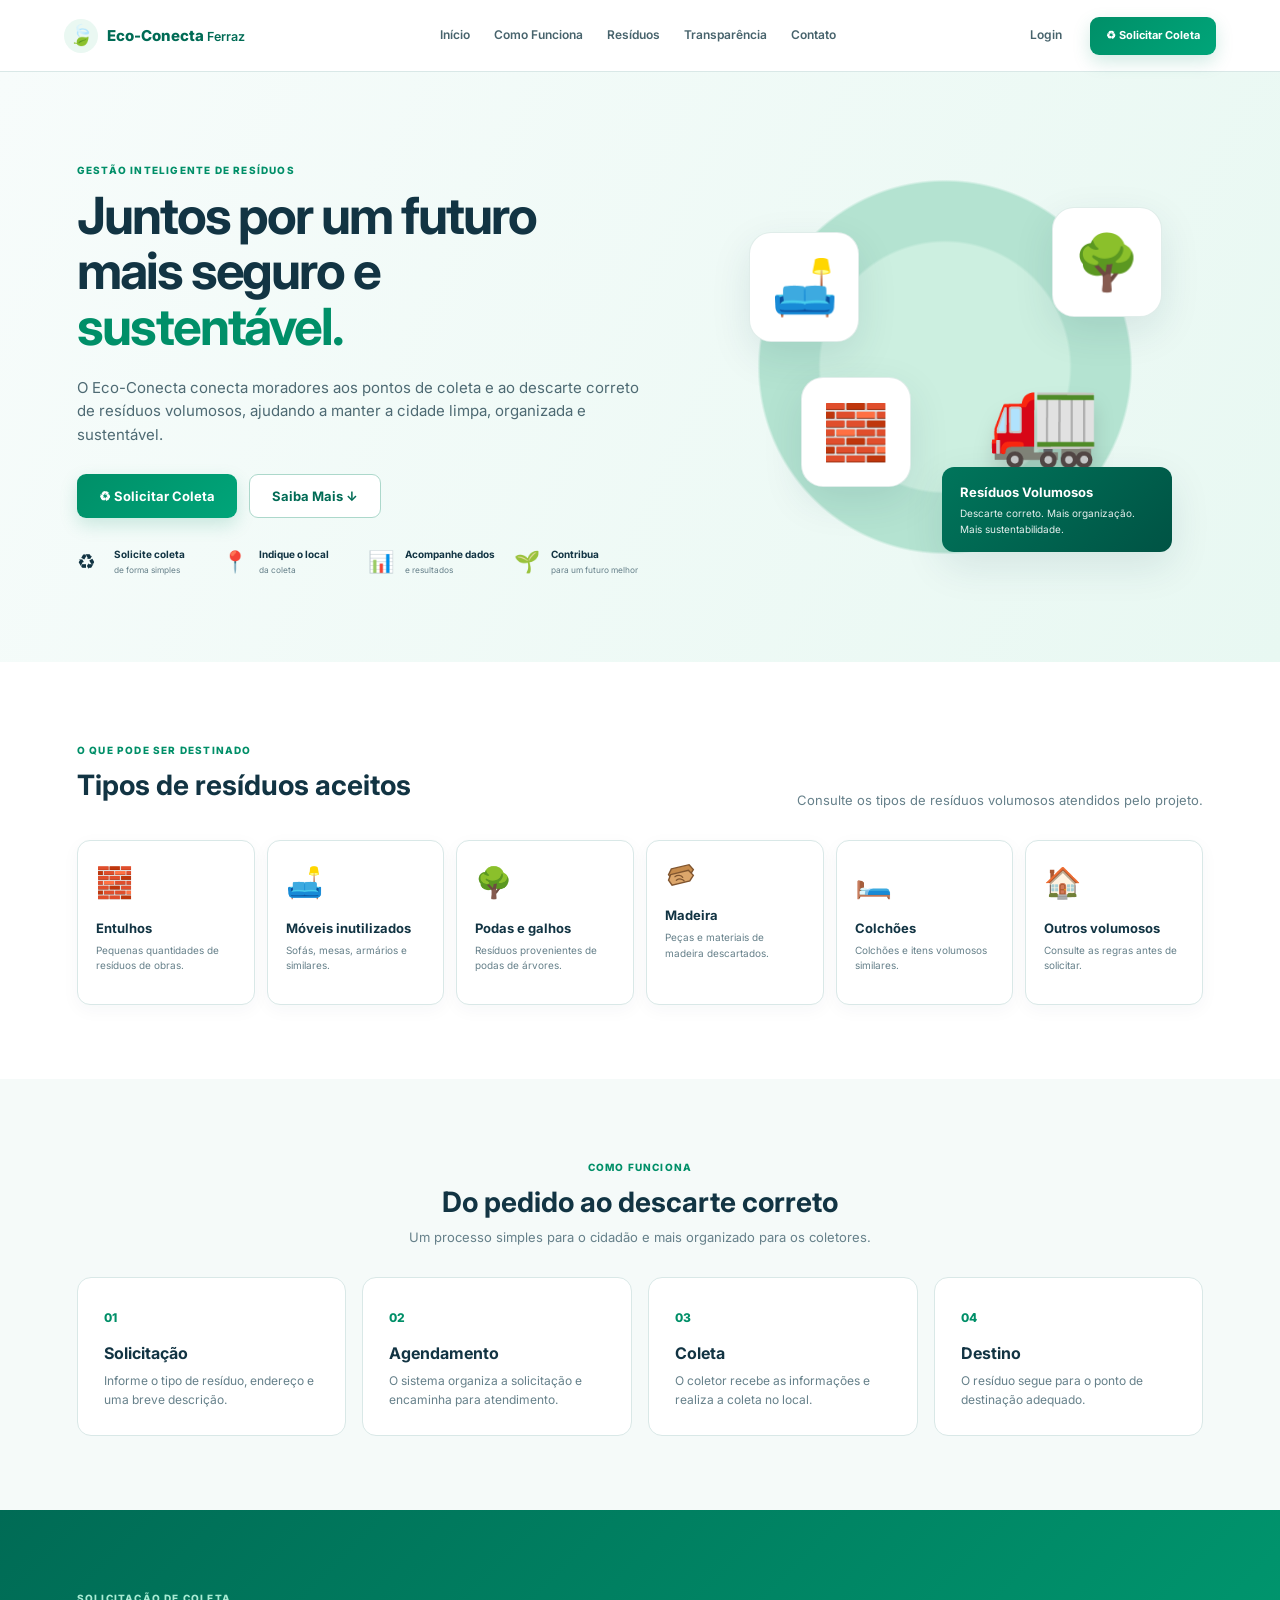
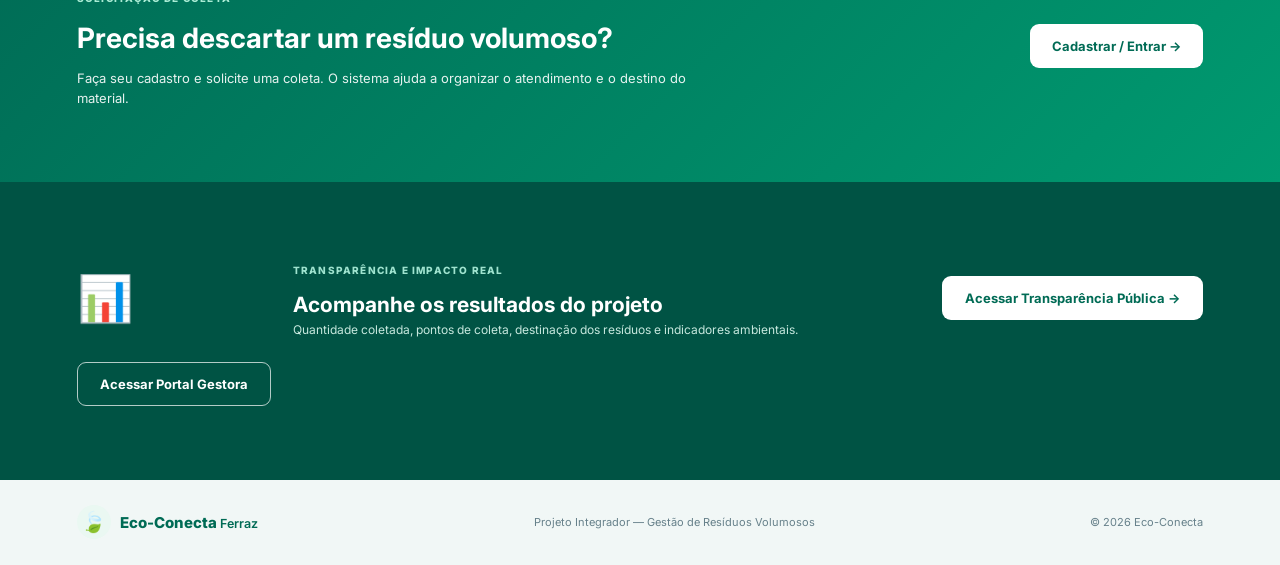
<file: index.html>
<!DOCTYPE html>
<html lang="pt-BR">
 <head>
  <meta charset="utf-8"/>
  <meta content="width=device-width, initial-scale=1.0" name="viewport"/>
  <title>
   Eco-Conecta | Res&iacute;duos Volumosos
  </title>
  <link href="CSS/style.css" rel="stylesheet"/>
 </head>
 <body>
  <header class="topbar">
   <a class="logo" href="index.html">
    <span class="logo-mark">
     🍃
    </span>
    <span>
     Eco-Conecta
     <small>
      Ferraz
     </small>
    </span>
   </a>
   <nav class="nav">
    <a href="#inicio">
     In&iacute;cio
    </a>
    <a href="#como-funciona">
     Como Funciona
    </a>
    <a href="#residuos">
     Res&iacute;duos
    </a>
    <a href="transparencia.html">
     Transpar&ecirc;ncia
    </a>
    <a href="#contato">
     Contato
    </a>
   </nav>
   <a class="btn-login" href="login.html">Login</a>
   <a class="btn btn-primary btn-small" href="#solicitar">
    ♻ Solicitar Coleta
   </a>
  </header>
  <main>
   <section class="hero section" id="inicio">
    <div class="hero-content">
     <span class="eyebrow">
      GEST&Atilde;O INTELIGENTE DE RES&Iacute;DUOS
     </span>
     <h1>
      Juntos por um futuro
      <br/>
      mais seguro e
      <strong>
       sustent&aacute;vel.
      </strong>
     </h1>
     <p>
      O Eco-Conecta conecta moradores aos pontos de coleta e ao descarte
          correto de res&iacute;duos volumosos, ajudando a manter a cidade limpa,
          organizada e sustent&aacute;vel.
     </p>
     <div class="hero-actions">
      <a class="btn btn-primary" href="#solicitar">
       ♻ Solicitar Coleta
      </a>
      <a class="btn btn-outline" href="#como-funciona">
       Saiba Mais &darr;
      </a>
     </div>
     <div class="hero-highlights">
      <div>
       <span>
        ♻
       </span>
       <b>
        Solicite coleta
       </b>
       <small>
        de forma simples
       </small>
      </div>
      <div>
       <span>
        📍
       </span>
       <b>
        Indique o local
       </b>
       <small>
        da coleta
       </small>
      </div>
      <div>
       <span>
        📊
       </span>
       <b>
        Acompanhe dados
       </b>
       <small>
        e resultados
       </small>
      </div>
      <div>
       <span>
        🌱
       </span>
       <b>
        Contribua
       </b>
       <small>
        para um futuro melhor
       </small>
      </div>
     </div>
    </div>
    <div aria-label="Ilustra&ccedil;&atilde;o de res&iacute;duos volumosos" class="hero-art">
     <div class="art-circle">
     </div>
     <div class="art-card art-card-sofa">
      🛋️
     </div>
     <div class="art-card art-card-branch">
      🌳
     </div>
     <div class="art-card art-card-rubble">
      🧱
     </div>
     <div class="art-truck">
      🚛
     </div>
     <div class="art-label">
      <strong>
       Res&iacute;duos Volumosos
      </strong>
      <span>
       Descarte correto. Mais organiza&ccedil;&atilde;o. Mais sustentabilidade.
      </span>
     </div>
    </div>
   </section>
   <section class="types section" id="residuos">
    <div class="section-heading">
     <div>
      <span class="eyebrow">
       O QUE PODE SER DESTINADO
      </span>
      <h2>
       Tipos de res&iacute;duos aceitos
      </h2>
     </div>
     <p>
      Consulte os tipos de res&iacute;duos volumosos atendidos pelo projeto.
     </p>
    </div>
    <div class="type-grid">
     <article class="type-card">
      <span>
       🧱
      </span>
      <strong>
       Entulhos
      </strong>
      <small>
       Pequenas quantidades de res&iacute;duos de obras.
      </small>
     </article>
     <article class="type-card">
      <span>
       🛋️
      </span>
      <strong>
       M&oacute;veis inutilizados
      </strong>
      <small>
       Sof&aacute;s, mesas, arm&aacute;rios e similares.
      </small>
     </article>
     <article class="type-card">
      <span>
       🌳
      </span>
      <strong>
       Podas e galhos
      </strong>
      <small>
       Res&iacute;duos provenientes de podas de &aacute;rvores.
      </small>
     </article>
     <article class="type-card">
      <span aria-hidden="true" class="wood-icon">
       <svg viewbox="0 0 48 48" xmlns="http://www.w3.org/2000/svg">
        <path d="M9 14 34 8l6 7-5 8-25 6-5-7z" fill="#c58a4b" stroke="#80552f" stroke-width="2">
        </path>
        <path d="M8 22 33 16l7 7-5 8-25 6-5-7z" fill="#dca66b" stroke="#80552f" stroke-width="2">
        </path>
        <path d="M14 25c4-3 9-2 11 1m-9 4c4-3 9-2 11 1" fill="none" stroke="#80552f" stroke-linecap="round" stroke-width="1.8">
        </path>
       </svg>
      </span>
      <strong>
       Madeira
      </strong>
      <small>
       Pe&ccedil;as e materiais de madeira descartados.
      </small>
     </article>
     <article class="type-card">
      <span>
       🛏️
      </span>
      <strong>
       Colch&otilde;es
      </strong>
      <small>
       Colch&otilde;es e itens volumosos similares.
      </small>
     </article>
     <article class="type-card">
      <span>
       🏠
      </span>
      <strong>
       Outros volumosos
      </strong>
      <small>
       Consulte as regras antes de solicitar.
      </small>
     </article>
    </div>
   </section>
   <section class="how section" id="como-funciona">
    <div class="section-heading center">
     <span class="eyebrow">
      COMO FUNCIONA
     </span>
     <h2>
      Do pedido ao descarte correto
     </h2>
     <p>
      Um processo simples para o cidad&atilde;o e mais organizado para os coletores.
     </p>
    </div>
    <div class="steps">
     <article class="step">
      <span>
       01
      </span>
      <h3>
       Solicitação
      </h3>
      <p>
       Informe o tipo de res&iacute;duo, endere&ccedil;o e uma breve descri&ccedil;&atilde;o.
      </p>
     </article>
     <article class="step">
      <span>
       02
      </span>
      <h3>
       Agendamento
      </h3>
      <p>
       O sistema organiza a solicita&ccedil;&atilde;o e encaminha para atendimento.
      </p>
     </article>
     <article class="step">
      <span>
       03
      </span>
      <h3>
       Coleta
      </h3>
      <p>
       O coletor recebe as informa&ccedil;&otilde;es e realiza a coleta no local.
      </p>
     </article>
     <article class="step">
      <span>
       04
      </span>
      <h3>
       Destino
      </h3>
      <p>
       O res&iacute;duo segue para o ponto de destina&ccedil;&atilde;o adequado.
      </p>
     </article>
    </div>
   </section>
   <section class="request section" id="solicitar">
    <div>
     <span class="eyebrow">
      SOLICITA&Ccedil;&Atilde;O DE COLETA
     </span>
     <h2>
      Precisa descartar um res&iacute;duo volumoso?
     </h2>
     <p>
      Fa&ccedil;a seu cadastro e solicite uma coleta. O sistema ajuda a organizar o atendimento e o destino do material.
     </p>
    </div>
    <a class="btn btn-light" href="cadastro.html">
     Cadastrar / Entrar &rarr;
    </a>
   </section>
   <section class="transparency section" id="transparencia">
    <div class="transparency-icon">
     📊
    </div>
    <div>
     <span class="eyebrow">
      TRANSPAR&Ecirc;NCIA E IMPACTO REAL
     </span>
     <h2>
      Acompanhe os resultados do projeto
     </h2>
     <p>
      Quantidade coletada, pontos de coleta, destina&ccedil;&atilde;o dos res&iacute;duos e indicadores ambientais.
     </p>
    </div>
    <a class="btn btn-outline-light" href="transparencia.html">
     Acessar Transpar&ecirc;ncia P&uacute;blica &rarr;
    </a>
    <a class="btn btn-outline-light2" href="gestora-coletores.html">
     Acessar Portal Gestora
    </a>
   </section>
  </main>
  <footer id="contato">
   <div class="logo">
    <span class="logo-mark">
     🍃
    </span>
    <span>
     Eco-Conecta
     <small>
      Ferraz
     </small>
    </span>
   </div>
   <p>
    Projeto Integrador &mdash; Gest&atilde;o de Res&iacute;duos Volumosos
   </p>
   <span>
    &copy; 2026 Eco-Conecta
   </span>
  </footer>
</body>
</html>
</file>
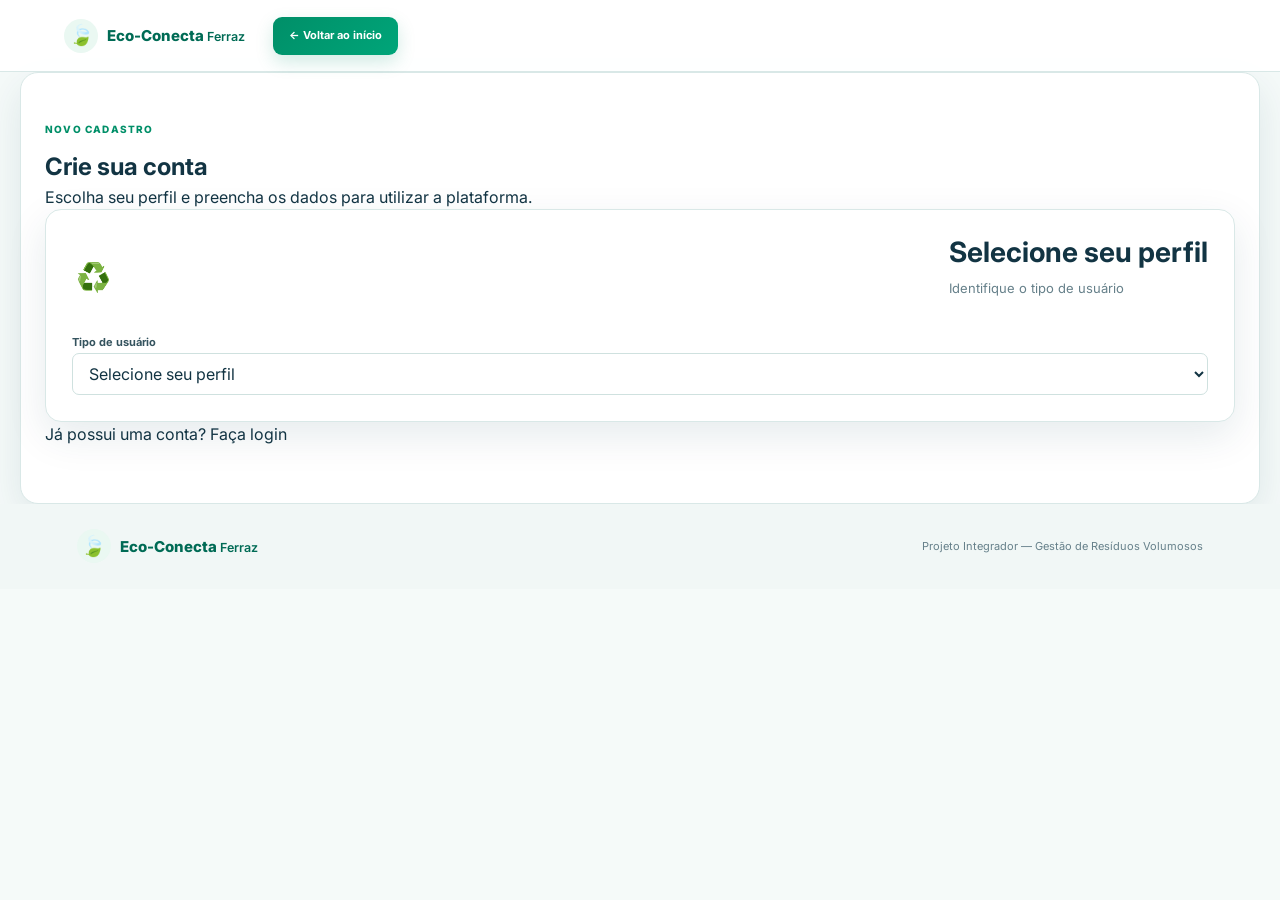
<file: cadastro.html>
<!DOCTYPE html>
<html lang="pt-BR">

<head>
    <meta charset="UTF-8">
    <meta name="viewport" content="width=device-width, initial-scale=1.0">

    <title>Cadastro | Eco-Conecta Ferraz</title>

    <link rel="stylesheet" href="CSS/style.css">
    <script src="JS/cadastro.js" defer></script>

    <style>
        [hidden] {
            display: none !important;
        }

        .step-emoji {
            font-size: 28px;
            width: 42px;
            height: 42px;
            display: flex;
            align-items: center;
            justify-content: center;
            flex-shrink: 0;
        }

        .form-subtitle {
            margin-top: 24px;
            margin-bottom: 12px;
            font-weight: 600;
        }

        .form-help {
            display: block;
            margin-top: 5px;
            font-size: 12px;
            color: #64748b;
        }

        .form-group input[type="file"] {
            padding: 10px;
        }
    </style>
</head>

<body class="auth-page">

    <!-- CABEÇALHO -->
    <header class="topbar">

        <a class="logo" href="index.html">
            <span class="logo-mark">
                🍃
            </span>

            <span>
                Eco-Conecta
                <small>Ferraz</small>
            </span>
        </a>

        <a class="btn btn-primary btn-small" href="index.html">
            ← Voltar ao início
        </a>

    </header>

    <main class="container">

        <section class="register-section" id="formularios-cadastro">

            <div class="register-header">
                <div>
                    <span class="eyebrow">NOVO CADASTRO</span>
                    <h1>Crie sua conta</h1>
                </div>

                <p>
                    Escolha seu perfil e preencha os dados
                    para utilizar a plataforma.
                </p>
            </div>

            <!-- SELEÇÃO DE PERFIL -->

            <article class="register-card">

                <div class="section-heading">
                    <span class="step-emoji">♻️</span>

                    <div>
                        <h2>Selecione seu perfil</h2>
                        <p>Identifique o tipo de usuário</p>
                    </div>
                </div>

                <div class="form-group">
                    <label for="perfil">Tipo de usuário</label>

                    <select id="perfil" name="perfil" required>
                        <option value="">Selecione seu perfil</option>
                        <option value="cidadao">Cidadão</option>
                        <option value="coletor">Coletor</option>
                        <option value="empresa">Empresa</option>
                    </select>
                </div>

            </article>


            <!-- CADASTRO DE CIDADÃO -->

            <article class="register-card" id="form-cidadao" hidden>

                <div class="section-heading">
                    <span class="step-emoji">👤</span>

                    <div>
                        <h2>Cadastro de cidadão</h2>
                        <p>Dados pessoais e endereço</p>
                    </div>
                </div>

                <form id="cadastro-cidadao" method="post">

                    <h3 class="form-subtitle">Dados pessoais</h3>

                    <div class="form-group">
                        <label for="nome-cidadao">Nome completo</label>
                        <input
                            type="text"
                            id="nome-cidadao"
                            name="nome"
                            placeholder="Digite seu nome completo"
                            autocomplete="name"
                            required>
                    </div>

                    <div class="form-group">
                        <label for="email-cidadao">E-mail</label>
                        <input
                            type="email"
                            id="email-cidadao"
                            name="email"
                            placeholder="Digite seu e-mail"
                            autocomplete="email"
                            required>
                    </div>

                    <div class="form-group">
                        <label for="cpf-cidadao">CPF</label>
                        <input
                            type="text"
                            id="cpf-cidadao"
                            name="cpf"
                            placeholder="000.000.000-00"
                            maxlength="14"
                            required>
                    </div>

                    <div class="form-group">
                        <label for="telefone-cidadao">Telefone</label>
                        <input
                            type="tel"
                            id="telefone-cidadao"
                            name="numeroTelefone"
                            placeholder="(00) 00000-0000"
                            required>
                    </div>

                    <h3 class="form-subtitle">Endereço</h3>

                    <div class="form-group">
                        <label for="tipo-logradouro-cidadao">
                            Tipo de logradouro
                        </label>

                        <select
                            id="tipo-logradouro-cidadao"
                            name="tipoLogradouro"
                            required>
                            <option value="">Selecione</option>
                            <option value="Rua">Rua</option>
                            <option value="Avenida">Avenida</option>
                            <option value="Alameda">Alameda</option>
                            <option value="Travessa">Travessa</option>
                            <option value="Estrada">Estrada</option>
                            <option value="Praça">Praça</option>
                            <option value="Outro">Outro</option>
                        </select>
                    </div>

                    <div class="form-group">
                        <label for="logradouro-cidadao">Logradouro</label>
                        <input
                            type="text"
                            id="logradouro-cidadao"
                            name="logradouro"
                            placeholder="Nome da rua ou avenida"
                            required>
                    </div>

                    <div class="form-group">
                        <label for="numero-cidadao">Número</label>
                        <input
                            type="text"
                            id="numero-cidadao"
                            name="numero"
                            required>
                    </div>

                    <div class="form-group">
                        <label for="complemento-cidadao">Complemento</label>
                        <input
                            type="text"
                            id="complemento-cidadao"
                            name="complemento">
                    </div>

                    <div class="form-group">
                        <label for="bairro-cidadao">Bairro</label>
                        <input
                            type="text"
                            id="bairro-cidadao"
                            name="bairro"
                            required>
                    </div>

                    <div class="form-group">
                        <label for="cidade-cidadao">Cidade</label>
                        <input
                            type="text"
                            id="cidade-cidadao"
                            name="cidade"
                            required>
                    </div>

                    <div class="form-group">
                        <label for="estado-cidadao">Estado</label>
                        <input
                            type="text"
                            id="estado-cidadao"
                            name="estado"
                            maxlength="2"
                            placeholder="SP"
                            required>
                    </div>

                    <div class="form-group">
                        <label for="cep-cidadao">CEP</label>
                        <input
                            type="text"
                            id="cep-cidadao"
                            name="cep"
                            placeholder="00000-000"
                            maxlength="9"
                            required>
                    </div>

                    <h3 class="form-subtitle">Acesso à plataforma</h3>

                     <div class="form-group">
                        <label for="senha-cidadao">Senha</label>
                        <input
                            type="password"
                            id="senha-cidadao"
                            name="senha"
                            placeholder="Crie uma senha forte"
                            minlength="8"
                            pattern="(?=.*[A-Z])(?=.*[0-9])(?=.*[^A-Za-z0-9]).{8,}"
                            title="Use pelo menos 8 caracteres, uma letra maiúscula, um número e um caractere especial."
                            autocomplete="new-password"
                            required>

                        <small class="form-help">
                            Mínimo de 8 caracteres, com letra maiúscula,
                            número e caractere especial.
                        </small>
                    </div>

                    <button type="submit" class="btn-primary">
                        Criar conta
                    </button>

                </form>

            </article>


            <!-- CADASTRO DE COLETOR AUTÔNOMO -->

            <article class="register-card" id="form-coletor" hidden>

                <div class="section-heading">
                    <span class="step-emoji">🚛</span>

                    <div>
                        <h2>Cadastro de coletor</h2>
                        <p>Cadastro de coletor autônomo</p>
                    </div>
                </div>

                <form
                    id="cadastro-coletor"
                    method="post"
                    enctype="multipart/form-data">

                    <h3 class="form-subtitle">Dados pessoais</h3>

                    <div class="form-group">
                        <label for="nome-coletor">Nome completo</label>
                        <input
                            type="text"
                            id="nome-coletor"
                            name="nome"
                            placeholder="Digite seu nome completo"
                            required>
                    </div>

                    <div class="form-group">
                        <label for="email-coletor">E-mail</label>
                        <input
                            type="email"
                            id="email-coletor"
                            name="email"
                            placeholder="Digite seu e-mail"
                            required>
                    </div>

                    <div class="form-group">
                        <label for="cpf-coletor">CPF</label>
                        <input
                            type="text"
                            id="cpf-coletor"
                            name="cpf"
                            placeholder="000.000.000-00"
                            maxlength="14"
                            required>
                    </div>

                    <div class="form-group">
                        <label for="cnpj-coletor">CNPJ (se aplicável)</label>
                        <input
                            type="text"
                            id="cnpj-coletor"
                            name="cnpj"
                            placeholder="00.000.000/0000-00"
                            maxlength="18">
                    </div>

                    <div class="form-group">
                        <label for="telefone-coletor">Telefone</label>
                        <input
                            type="tel"
                            id="telefone-coletor"
                            name="numeroTelefone"
                            placeholder="(00) 00000-0000"
                            required>
                    </div>

                    <div class="form-group">
                        <label for="cnh-coletor">Documento CNH</label>
                        <input
                            type="file"
                            id="cnh-coletor"
                            name="cnh"
                            accept="image/*,.pdf"
                            required>
                        <small class="form-help">
                            Envie uma imagem nítida ou PDF da CNH.
                        </small>
                    </div>

                    <h3 class="form-subtitle">Endereço</h3>

                    <div class="form-group">
                        <label for="tipo-logradouro-coletor">
                            Tipo de logradouro
                        </label>

                        <select
                            id="tipo-logradouro-coletor"
                            name="tipoLogradouro"
                            required>
                            <option value="">Selecione</option>
                            <option value="Rua">Rua</option>
                            <option value="Avenida">Avenida</option>
                            <option value="Alameda">Alameda</option>
                            <option value="Travessa">Travessa</option>
                            <option value="Estrada">Estrada</option>
                            <option value="Praça">Praça</option>
                            <option value="Outro">Outro</option>
                        </select>
                    </div>

                    <div class="form-group">
                        <label for="logradouro-coletor">Logradouro</label>
                        <input
                            type="text"
                            id="logradouro-coletor"
                            name="logradouro"
                            required>
                    </div>

                    <div class="form-group">
                        <label for="numero-coletor">Número</label>
                        <input
                            type="text"
                            id="numero-coletor"
                            name="numero"
                            required>
                    </div>

                    <div class="form-group">
                        <label for="complemento-coletor">Complemento</label>
                        <input
                            type="text"
                            id="complemento-coletor"
                            name="complemento">
                    </div>

                    <div class="form-group">
                        <label for="bairro-coletor">Bairro</label>
                        <input
                            type="text"
                            id="bairro-coletor"
                            name="bairro"
                            required>
                    </div>

                    <div class="form-group">
                        <label for="cidade-coletor">Cidade</label>
                        <input
                            type="text"
                            id="cidade-coletor"
                            name="cidade"
                            required>
                    </div>

                    <div class="form-group">
                        <label for="estado-coletor">Estado</label>
                        <input
                            type="text"
                            id="estado-coletor"
                            name="estado"
                            maxlength="2"
                            placeholder="SP"
                            required>
                    </div>

                    <div class="form-group">
                        <label for="cep-coletor">CEP</label>
                        <input
                            type="text"
                            id="cep-coletor"
                            name="cep"
                            placeholder="00000-000"
                            maxlength="9"
                            required>
                    </div>

                    <h3 class="form-subtitle">Dados do veículo</h3>

                    <div class="form-group">
                        <label for="placa-coletor">Placa / Matrícula</label>
                        <input
                            type="text"
                            id="placa-coletor"
                            name="placa"
                            placeholder="ABC1D23"
                            required>
                    </div>

                    <div class="form-group">
                        <label for="modelo-coletor">Modelo do veículo</label>
                        <input
                            type="text"
                            id="modelo-coletor"
                            name="modelo"
                            placeholder="Ex.: caminhão, caminhonete..."
                            required>
                    </div>

                    <div class="form-group">
                        <label for="capacidade-coletor">
                            Capacidade de carga
                        </label>
                        <input
                            type="number"
                            id="capacidade-coletor"
                            name="capacidadeCarga"
                            min="0"
                            step="0.01"
                            placeholder="Informe a capacidade"
                            required>
                        <small class="form-help">
                            Informe a capacidade em kg.
                        </small>
                    </div>

                    <h3 class="form-subtitle">Dados bancários</h3>

                    <div class="form-group">
                        <label for="banco-coletor">Banco</label>
                        <input
                            type="text"
                            id="banco-coletor"
                            name="banco"
                            required>
                    </div>

                    <div class="form-group">
                        <label for="agencia-coletor">Agência</label>
                        <input
                            type="text"
                            id="agencia-coletor"
                            name="agencia"
                            required>
                    </div>

                    <div class="form-group">
                        <label for="conta-coletor">Número da conta</label>
                        <input
                            type="text"
                            id="conta-coletor"
                            name="numeroConta"
                            required>
                    </div>

                    <div class="form-group">
                        <label for="tipo-conta-coletor">Tipo de conta</label>
                        <select
                            id="tipo-conta-coletor"
                            name="tipoConta"
                            required>
                            <option value="">Selecione</option>
                            <option value="Corrente">Corrente</option>
                            <option value="Poupança">Poupança</option>
                        </select>
                    </div>

                    <div class="form-group">
                        <label for="tipo-chave-coletor">
                            Tipo de chave PIX
                        </label>
                        <select
                            id="tipo-chave-coletor"
                            name="tipoChavePix"
                            required>
                            <option value="">Selecione</option>
                            <option value="CPF">CPF</option>
                            <option value="CNPJ">CNPJ</option>
                            <option value="Email">E-mail</option>
                            <option value="Telefone">Telefone</option>
                            <option value="Aleatória">Aleatória</option>
                        </select>
                    </div>

                    <div class="form-group">
                        <label for="chave-pix-coletor">Chave PIX</label>
                        <input
                            type="text"
                            id="chave-pix-coletor"
                            name="chavePix"
                            required>
                    </div>

                    <h3 class="form-subtitle">Acesso à plataforma</h3>

                    <div class="form-group">
                        <label for="senha-coletor">Senha</label>
                        <input
                            type="password"
                            id="senha-coletor"
                            name="senha"
                            placeholder="Crie uma senha forte"
                            minlength="8"
                            pattern="(?=.*[A-Z])(?=.*[0-9])(?=.*[^A-Za-z0-9]).{8,}"
                            title="Use pelo menos 8 caracteres, uma letra maiúscula, um número e um caractere especial."
                            autocomplete="new-password"
                            required>

                        <small class="form-help">
                            Mínimo de 8 caracteres, com letra maiúscula,
                            número e caractere especial.
                        </small>
                    </div>

                    <button type="submit" class="btn-primary">
                        Enviar cadastro para análise
                    </button>

                    <small class="form-help">
                        O acesso às rotas será liberado somente após
                        a validação dos documentos e dados cadastrados.
                    </small>

                </form>

            </article>


            <!-- CADASTRO DE EMPRESA / GESTORA -->

            <article class="register-card" id="form-empresa" hidden>

                <div class="section-heading">
                    <span class="step-emoji">🏢</span>

                    <div>
                        <h2>Cadastro de empresa</h2>
                        <p>Dados institucionais e do representante legal</p>
                    </div>
                </div>

                <form
                    id="cadastro-empresa"
                    method="post"
                    enctype="multipart/form-data">

                    <h3 class="form-subtitle">Dados institucionais</h3>

                    <div class="form-group">
                        <label for="razao-social">Razão social</label>
                        <input
                            type="text"
                            id="razao-social"
                            name="razaoSocial"
                            placeholder="Digite a razão social"
                            required>
                    </div>

                    <div class="form-group">
                        <label for="nome-fantasia">Nome fantasia</label>
                        <input
                            type="text"
                            id="nome-fantasia"
                            name="nomeFantasia"
                            placeholder="Digite o nome fantasia"
                            required>
                    </div>

                    <div class="form-group">
                        <label for="cnpj-empresa">CNPJ</label>
                        <input
                            type="text"
                            id="cnpj-empresa"
                            name="cnpj"
                            placeholder="00.000.000/0000-00"
                            maxlength="18"
                            required>
                    </div>

                    <h3 class="form-subtitle">Representante legal</h3>

                    <div class="form-group">
                        <label for="representante-empresa">
                            Nome completo
                        </label>
                        <input
                            type="text"
                            id="representante-empresa"
                            name="representanteLegal"
                            placeholder="Nome do representante legal"
                            required>
                    </div>

                    <div class="form-group">
                        <label for="cpf-representante">
                            CPF do representante
                        </label>
                        <input
                            type="text"
                            id="cpf-representante"
                            name="cpfRepresentante"
                            placeholder="000.000.000-00"
                            maxlength="14"
                            required>
                    </div>

                    <div class="form-group">
                        <label for="email-empresa">E-mail institucional</label>
                        <input
                            type="email"
                            id="email-empresa"
                            name="email"
                            placeholder="Digite o e-mail institucional"
                            required>
                    </div>

                    <div class="form-group">
                        <label for="telefone-empresa">Telefone</label>
                        <input
                            type="tel"
                            id="telefone-empresa"
                            name="numeroTelefone"
                            placeholder="(00) 00000-0000"
                            required>
                    </div>

                    <h3 class="form-subtitle">Endereço institucional</h3>

                    <div class="form-group">
                        <label for="tipo-logradouro-empresa">
                            Tipo de logradouro
                        </label>

                        <select
                            id="tipo-logradouro-empresa"
                            name="tipoLogradouro"
                            required>
                            <option value="">Selecione</option>
                            <option value="Rua">Rua</option>
                            <option value="Avenida">Avenida</option>
                            <option value="Alameda">Alameda</option>
                            <option value="Travessa">Travessa</option>
                            <option value="Estrada">Estrada</option>
                            <option value="Praça">Praça</option>
                            <option value="Outro">Outro</option>
                        </select>
                    </div>

                    <div class="form-group">
                        <label for="logradouro-empresa">Logradouro</label>
                        <input
                            type="text"
                            id="logradouro-empresa"
                            name="logradouro"
                            required>
                    </div>

                    <div class="form-group">
                        <label for="numero-empresa">Número</label>
                        <input
                            type="text"
                            id="numero-empresa"
                            name="numero"
                            required>
                    </div>

                    <div class="form-group">
                        <label for="complemento-empresa">Complemento</label>
                        <input
                            type="text"
                            id="complemento-empresa"
                            name="complemento">
                    </div>

                    <div class="form-group">
                        <label for="bairro-empresa">Bairro</label>
                        <input
                            type="text"
                            id="bairro-empresa"
                            name="bairro"
                            required>
                    </div>

                    <div class="form-group">
                        <label for="cidade-empresa">Cidade</label>
                        <input
                            type="text"
                            id="cidade-empresa"
                            name="cidade"
                            required>
                    </div>

                    <div class="form-group">
                        <label for="estado-empresa">Estado</label>
                        <input
                            type="text"
                            id="estado-empresa"
                            name="estado"
                            maxlength="2"
                            placeholder="SP"
                            required>
                    </div>

                    <div class="form-group">
                        <label for="cep-empresa">CEP</label>
                        <input
                            type="text"
                            id="cep-empresa"
                            name="cep"
                            placeholder="00000-000"
                            maxlength="9"
                            required>
                    </div>

                    <h3 class="form-subtitle">Dados bancários da empresa</h3>

                    <div class="form-group">
                        <label for="banco-empresa">Banco</label>
                        <input
                            type="text"
                            id="banco-empresa"
                            name="banco"
                            required>
                    </div>

                    <div class="form-group">
                        <label for="agencia-empresa">Agência</label>
                        <input
                            type="text"
                            id="agencia-empresa"
                            name="agencia"
                            required>
                    </div>

                    <div class="form-group">
                        <label for="conta-empresa">Número da conta</label>
                        <input
                            type="text"
                            id="conta-empresa"
                            name="numeroConta"
                            required>
                    </div>

                    <div class="form-group">
                        <label for="tipo-conta-empresa">Tipo de conta</label>
                        <select
                            id="tipo-conta-empresa"
                            name="tipoConta"
                            required>
                            <option value="">Selecione</option>
                            <option value="Corrente">Corrente</option>
                            <option value="Poupança">Poupança</option>
                        </select>
                    </div>

                    <div class="form-group">
                        <label for="tipo-chave-empresa">
                            Tipo de chave PIX
                        </label>
                        <select
                            id="tipo-chave-empresa"
                            name="tipoChavePix"
                            required>
                            <option value="">Selecione</option>
                            <option value="CNPJ">CNPJ</option>
                            <option value="Email">E-mail</option>
                            <option value="Telefone">Telefone</option>
                            <option value="Aleatória">Aleatória</option>
                        </select>
                    </div>

                    <div class="form-group">
                        <label for="chave-pix-empresa">Chave PIX</label>
                        <input
                            type="text"
                            id="chave-pix-empresa"
                            name="chavePix"
                            required>
                    </div>

                    <h3 class="form-subtitle">Documentação institucional</h3>

                    <div class="form-group">
                        <label for="estatuto-empresa">
                            Estatuto social
                        </label>
                        <input
                            type="file"
                            id="estatuto-empresa"
                            name="estatutoSocialUrl"
                            accept=".pdf,image/*"
                            required>
                    </div>

                    <div class="form-group">
                        <label for="cartao-cnpj-empresa">
                            Cartão CNPJ
                        </label>
                        <input
                            type="file"
                            id="cartao-cnpj-empresa"
                            name="cartaoCnpjUrl"
                            accept=".pdf,image/*"
                            required>
                    </div>

                    <h3 class="form-subtitle">Acesso à plataforma</h3>

                    <div class="form-group">
                        <label for="senha-empresa">Senha</label>
                        <input
                            type="password"
                            id="senha-empresa"
                            name="senha"
                            placeholder="Crie uma senha forte"
                            minlength="8"
                            pattern="(?=.*[A-Z])(?=.*[0-9])(?=.*[^A-Za-z0-9]).{8,}"
                            title="Use pelo menos 8 caracteres, uma letra maiúscula, um número e um caractere especial."
                            autocomplete="new-password"
                            required>

                        <small class="form-help">
                            Mínimo de 8 caracteres, com letra maiúscula,
                            número e caractere especial.
                        </small>
                    </div>

                    <button type="submit" class="btn-primary">
                        Enviar cadastro para análise
                    </button>

                    <small class="form-help">
                        O cadastro será submetido à análise documental.
                    </small>

                </form>

            </article>


            <!-- LOGIN -->

            <p class="login-link">
                Já possui uma conta?
                <a href="login.html">Faça login</a>
            </p>

        </section>

    </main>

    <footer>
   <div class="logo">
    <span class="logo-mark">
     🍃
    </span>
    <span>
     Eco-Conecta
     <small>
      Ferraz
     </small>
    </span>
   </div>
   <span>
    Projeto Integrador &mdash; Gest&atilde;o de Res&iacute;duos Volumosos
   </span>
  </footer>

</body>
</html>
</file>
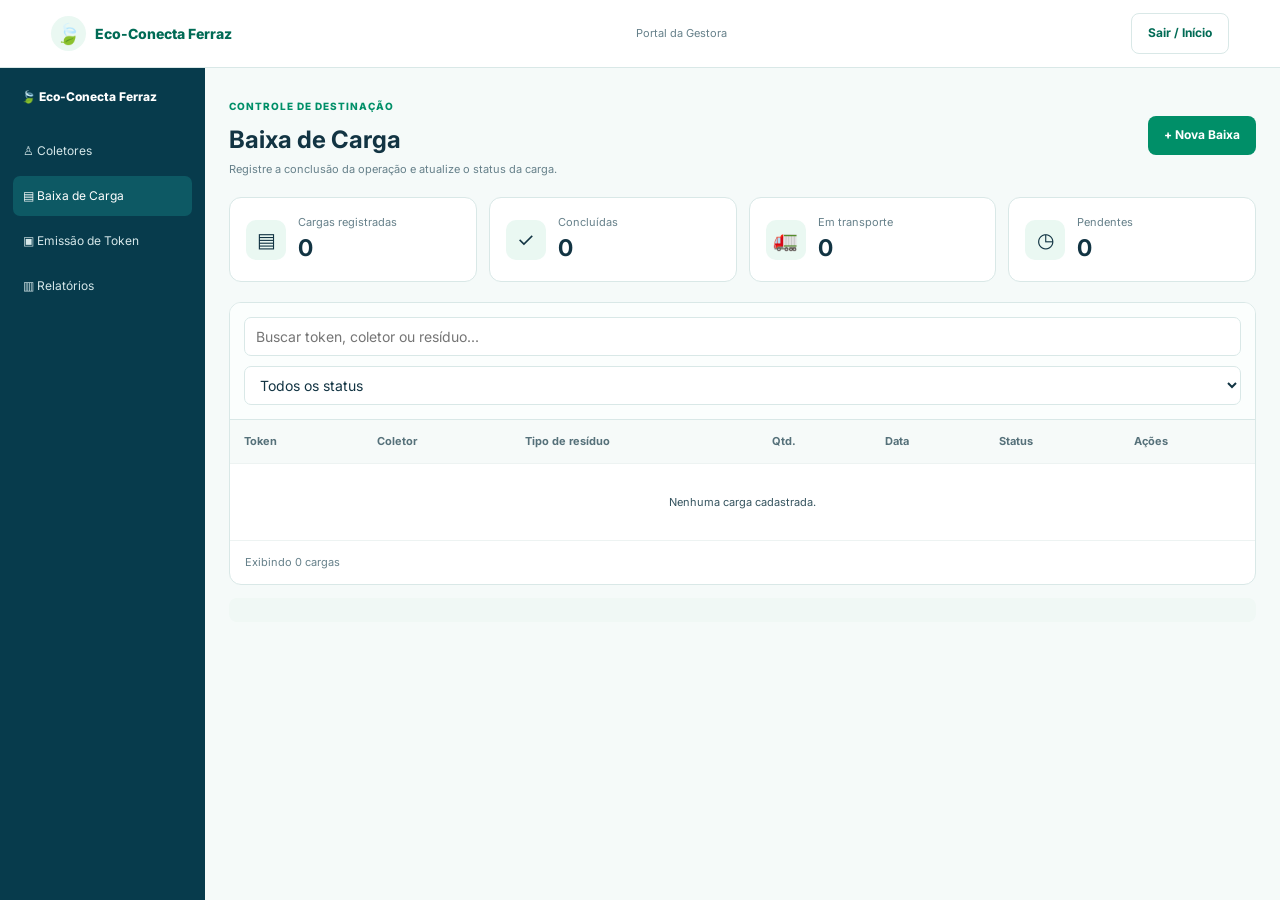
<file: gestora-baixa-carga.html>
<!DOCTYPE html>
<html lang="pt-BR">
 <head>
  <meta charset="utf-8"/>
  <meta content="width=device-width,initial-scale=1" name="viewport"/>
  <title>
   Baixa de Carga | PortalGestora
  </title>
  <link href="CSS/style.css" rel="stylesheet"/>
 </head>
 <body class="internal-page">
  <header class="topbar">
   <a class="logo" href="index.html">
    <span class="logo-mark">
     🍃
    </span>
    Eco-Conecta Ferraz
   </a>
   <span class="muted small">
    Portal da Gestora
   </span>
   <a class="btn outline" href="index.html">
    Sair / In&iacute;cio
   </a>
  </header>
  <div class="dashboard">
   <aside class="sidebar">
    <div class="side-brand">
     🍃 Eco-Conecta Ferraz
    </div>
    <a class="side-link" href="gestora-coletores.html">
     ♙ Coletores
    </a>
    <a class="side-link active" href="gestora-baixa-carga.html">
     ▤ Baixa de Carga
    </a>
    <a class="side-link" href="gestora-token.html">
     ▣ Emiss&atilde;o de Token
    </a>
    <a class="side-link" href="transparencia.html">
     ▥ Relat&oacute;rios
    </a>
   </aside>
   <main class="dashmain">
    <div class="dashhead">
     <div>
      <span class="eyebrow">
       CONTROLE DE DESTINA&Ccedil;&Atilde;O
      </span>
      <h1>
       Baixa de Carga
      </h1>
      <p class="muted small">
       Registre a conclus&atilde;o da opera&ccedil;&atilde;o e atualize o status da carga.
      </p>
     </div>
     <button class="btn primary" id="new">
      + Nova Baixa
     </button>
    </div>
    <section class="stats">
     <article class="stat">
      <div class="stat-icon">
       ▤
      </div>
      <div>
       <span>
        Cargas registradas
       </span>
       <strong id="total">
        0
       </strong>
      </div>
     </article>
     <article class="stat">
      <div class="stat-icon">
       &checkmark;
      </div>
      <div>
       <span>
        Conclu&iacute;das
       </span>
       <strong id="done">
        0
       </strong>
      </div>
     </article>
     <article class="stat">
      <div class="stat-icon">
       🚛
      </div>
      <div>
       <span>
        Em transporte
       </span>
       <strong>
        0
       </strong>
      </div>
     </article>
     <article class="stat">
      <div class="stat-icon">
       ◷
      </div>
      <div>
       <span>
        Pendentes
       </span>
       <strong>
        0
       </strong>
      </div>
     </article>
    </section>
    <section class="table-panel">
     <div class="filters">
      <input id="q" placeholder="Buscar token, coletor ou res&iacute;duo..."/>
      <select id="status">
       <option value="all">
        Todos os status
       </option>
       <option>
        Conclu&iacute;da
       </option>
       <option>
        Em transporte
       </option>
       <option>
        Pendente
       </option>
      </select>
     </div>
     <div class="table-wrap">
      <table>
       <thead>
        <tr>
         <th>
          Token
         </th>
         <th>
          Coletor
         </th>
         <th>
          Tipo de res&iacute;duo
         </th>
         <th>
          Qtd.
         </th>
         <th>
          Data
         </th>
         <th>
          Status
         </th>
         <th>
          A&ccedil;&otilde;es
         </th>
        </tr>
       </thead>
       <tbody id="rows">
        <tr class="empty-row">
         <td colspan="7" style="text-align:center;padding:30px">
          Nenhuma carga cadastrada.
         </td>
        </tr>
       </tbody>
      </table>
     </div>
     <div class="pagination">
      <span id="count">
       Exibindo 0 cargas
      </span>
      <span>
       <!--Dados fict&iacute;cios para prot&oacute;tipo-->
      </span>
     </div>
    </section>
    <p class="notice">
     <!--A baixa altera o status apenas nesta p&aacute;gina de demonstra&ccedil;&atilde;o. Para persistir os dados, ser&aacute; necess&aacute;ria integra&ccedil;&atilde;o com backend.-->
    </p>
   </main>
  </div>
  <script>
   function filter(){let n=0;document.querySelectorAll('#rows tr:not(.empty-row)').forEach(r=>{let ok=r.innerText.toLowerCase().includes(document.getElementById('q').value.toLowerCase())&&(document.getElementById('status').value==='all'||r.innerText.includes(document.getElementById('status').value));r.hidden=!ok;if(ok)n++});document.getElementById('count').textContent='Exibindo '+n+' carga(s)';}document.getElementById('q').addEventListener('input',filter);document.getElementById('status').addEventListener('change',filter);document.getElementById('rows').addEventListener('click',e=>{let b=e.target.closest('.finish');if(!b)return;let r=b.closest('tr'),cell=r.cells[5];if(cell.innerText.includes('Concluída')){alert('Esta carga já está concluída.');return}if(confirm('Confirmar a baixa desta carga?')){cell.innerHTML='<span class="status">Concluída</span>';b.textContent='Ver';document.getElementById('done').textContent=+document.getElementById('done').textContent+1;filter()}});document.getElementById('new').onclick=()=>{let t=prompt('Token da carga:');if(!t)return;let c=prompt('Nome do coletor:');if(!c)return;let r=prompt('Tipo de resíduo:');if(!r)return;let tr=document.createElement('tr');[t,c,r,prompt('Quantidade:','1 carga')||'1 carga',new Date().toLocaleDateString('pt-BR')].forEach(v=>{let td=document.createElement('td');td.textContent=v;tr.append(td)});let st=document.createElement('td');st.innerHTML='<span class="status warn">Pendente</span>';tr.append(st);let act=document.createElement('td');act.innerHTML='<button class="btn outline finish">Dar baixa</button>';tr.append(act);let empty=document.querySelector('#rows .empty-row');if(empty)empty.remove();document.getElementById('rows').prepend(tr);document.getElementById('total').textContent=+document.getElementById('total').textContent+1;filter()};
  </script>
</body>
</html>
</file>
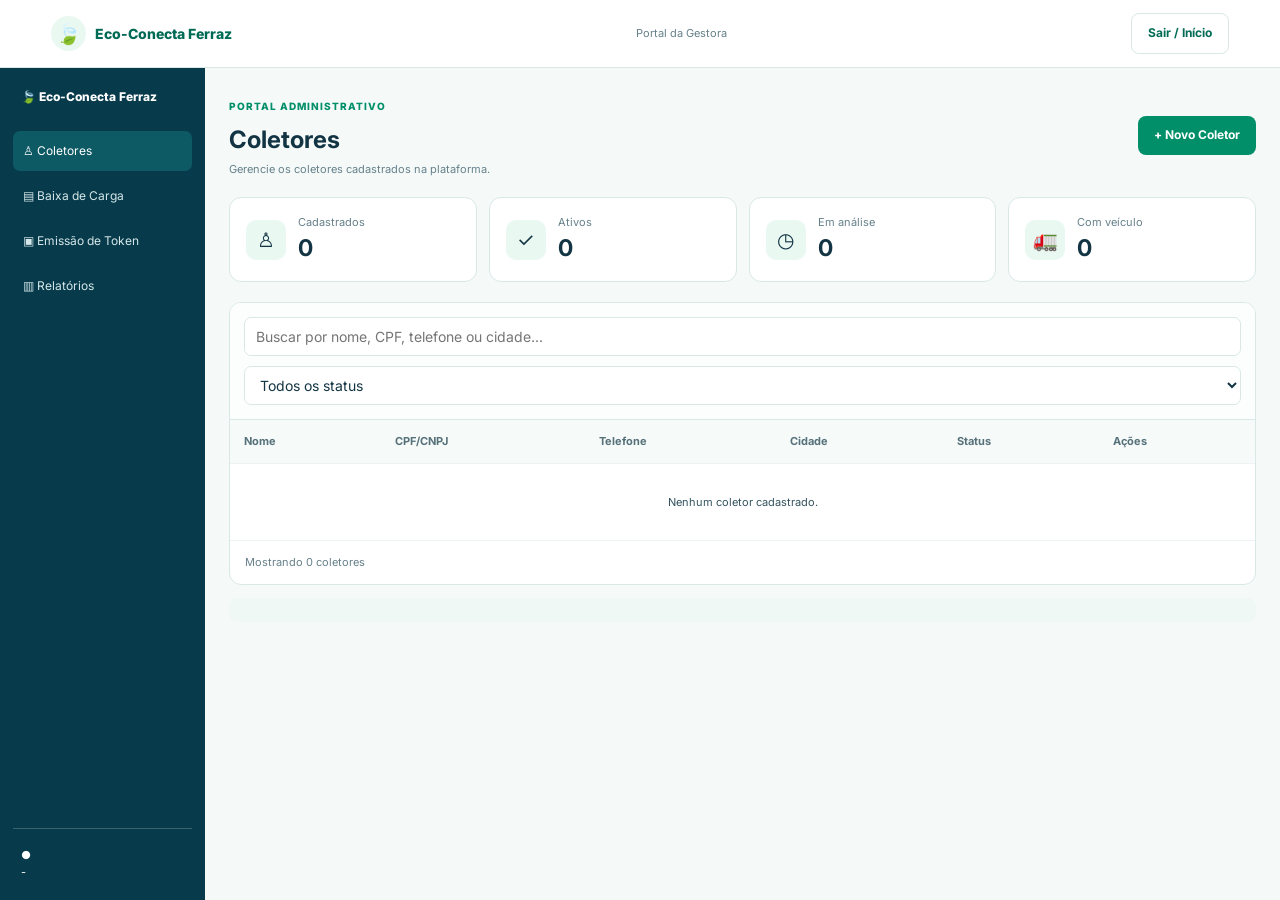
<file: gestora-coletores.html>
<!DOCTYPE html>
<html lang="pt-BR">
 <head>
  <meta charset="utf-8"/>
  <meta content="width=device-width,initial-scale=1" name="viewport"/>
  <title>
   Coletores | PortalGestora
  </title>
  <link href="CSS/style.css" rel="stylesheet"/>
 </head>
 <body class="internal-page">
  <header class="topbar">
   <a class="logo" href="index.html">
    <span class="logo-mark">
     🍃
    </span>
    Eco-Conecta Ferraz
   </a>
   <span class="muted small">
    Portal da Gestora
   </span>
   <a class="btn outline" href="index.html">
    Sair / In&iacute;cio
   </a>
  </header>
  <div class="dashboard">
   <aside class="sidebar">
    <div class="side-brand">
     🍃 Eco-Conecta Ferraz
    </div>
    <a class="side-link active" href="gestora-coletores.html">
     ♙ Coletores
    </a>
    <a class="side-link" href="gestora-baixa-carga.html">
     ▤ Baixa de Carga
    </a>
    <a class="side-link" href="gestora-token.html">
     ▣ Emiss&atilde;o de Token
    </a>
    <a class="side-link" href="transparencia.html">
     ▥ Relat&oacute;rios
    </a>
    <div class="side-bottom">
     ●
     <br/>
     -
    </div>
   </aside>
   <main class="dashmain">
    <div class="dashhead">
     <div>
      <span class="eyebrow">
       PORTAL ADMINISTRATIVO
      </span>
      <h1>
       Coletores
      </h1>
      <p class="muted small">
       Gerencie os coletores cadastrados na plataforma.
      </p>
     </div>
     <button class="btn primary" id="new">
      + Novo Coletor
     </button>
    </div>
    <section class="stats">
     <article class="stat">
      <div class="stat-icon">
       ♙
      </div>
      <div>
       <span>
        Cadastrados
       </span>
       <strong>
        0
       </strong>
      </div>
     </article>
     <article class="stat">
      <div class="stat-icon">
       &checkmark;
      </div>
      <div>
       <span>
        Ativos
       </span>
       <strong>
        0
       </strong>
      </div>
     </article>
     <article class="stat">
      <div class="stat-icon">
       ◷
      </div>
      <div>
       <span>
        Em an&aacute;lise
       </span>
       <strong>
        0
       </strong>
      </div>
     </article>
     <article class="stat">
      <div class="stat-icon">
       🚛
      </div>
      <div>
       <span>
        Com ve&iacute;culo
       </span>
       <strong>
        0
       </strong>
      </div>
     </article>
    </section>
    <section class="table-panel">
     <div class="filters">
      <input id="q" placeholder="Buscar por nome, CPF, telefone ou cidade..."/>
      <select id="status">
       <option value="all">
        Todos os status
       </option>
       <option>
        Ativo
       </option>
       <option>
        Inativo
       </option>
       <option>
        Em an&aacute;lise
       </option>
      </select>
     </div>
     <div class="table-wrap">
      <table>
       <thead>
        <tr>
         <th>
          Nome
         </th>
         <th>
          CPF/CNPJ
         </th>
         <th>
          Telefone
         </th>
         <th>
          Cidade
         </th>
         <th>
          Status
         </th>
         <th>
          A&ccedil;&otilde;es
         </th>
        </tr>
       </thead>
       <tbody id="rows">
        <tr class="empty-row">
         <td colspan="6" style="text-align:center;padding:30px">
          Nenhum coletor cadastrado.
         </td>
        </tr>
       </tbody>
      </table>
     </div>
     <div class="pagination">
      <span id="count">
       Mostrando 0 coletores
      </span>
      <span>
       <!--Dados fict&iacute;cios para prot&oacute;tipo-->
      </span>
     </div>
    </section>
    <p class="notice">
     <!--Os dados s&atilde;o exemplos. Cadastro e edi&ccedil;&atilde;o permanentes precisam ser conectados ao backend.-->
    </p>
   </main>
  </div>
  <script>
   function filt(){let n=0;document.querySelectorAll('#rows tr:not(.empty-row)').forEach(r=>{let ok=r.innerText.toLowerCase().includes(document.getElementById('q').value.toLowerCase())&&(document.getElementById('status').value==='all'||r.innerText.includes(document.getElementById('status').value));r.hidden=!ok;if(ok)n++});document.getElementById('count').textContent='Mostrando '+n+' coletor(es)';}document.getElementById('q').addEventListener('input',filt);document.getElementById('status').addEventListener('change',filt);document.getElementById('new').onclick=()=>alert('Protótipo visual: o formulário de novo coletor será integrado ao backend.');document.querySelectorAll('.edit').forEach(b=>b.onclick=()=>alert('Protótipo visual: edição ainda não está conectada ao banco de dados.'));
  </script>
</body>
</html>
</file>
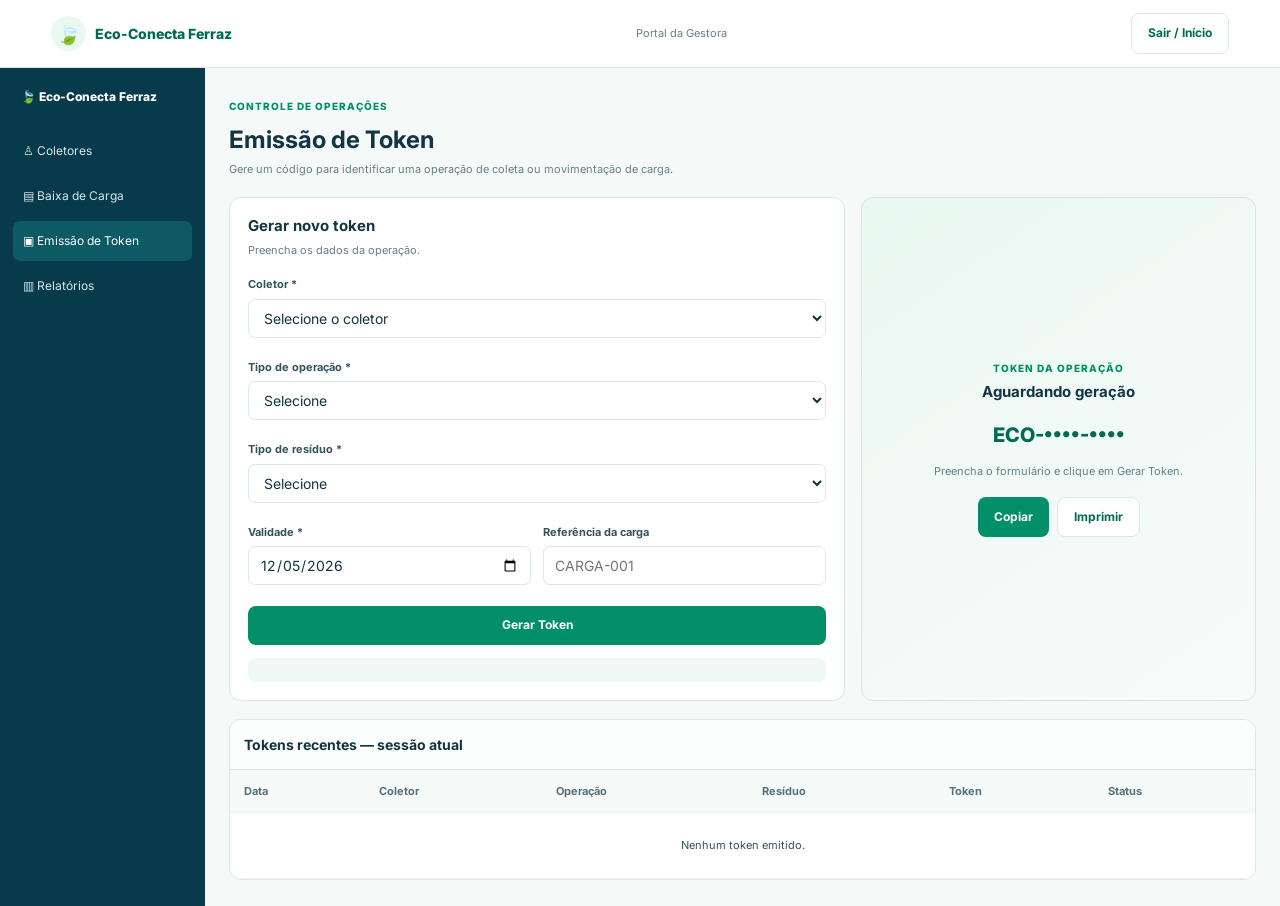
<file: gestora-token.html>
<!DOCTYPE html>
<html lang="pt-BR">
 <head>
  <meta charset="utf-8"/>
  <meta content="width=device-width,initial-scale=1" name="viewport"/>
  <title>
   Emiss&atilde;o de Token | PortalGestora
  </title>
  <link href="CSS/style.css" rel="stylesheet"/>
 </head>
 <body class="internal-page">
  <header class="topbar">
   <a class="logo" href="index.html">
    <span class="logo-mark">
     🍃
    </span>
    Eco-Conecta Ferraz
   </a>
   <span class="muted small">
    Portal da Gestora
   </span>
   <a class="btn outline" href="index.html">
    Sair / In&iacute;cio
   </a>
  </header>
  <div class="dashboard">
   <aside class="sidebar">
    <div class="side-brand">
     🍃 Eco-Conecta Ferraz
    </div>
    <a class="side-link" href="gestora-coletores.html">
     ♙ Coletores
    </a>
    <a class="side-link" href="gestora-baixa-carga.html">
     ▤ Baixa de Carga
    </a>
    <a class="side-link active" href="gestora-token.html">
     ▣ Emiss&atilde;o de Token
    </a>
    <a class="side-link" href="transparencia.html">
     ▥ Relat&oacute;rios
    </a>
   </aside>
   <main class="dashmain">
    <div class="dashhead">
     <div>
      <span class="eyebrow">
       CONTROLE DE OPERA&Ccedil;&Otilde;ES
      </span>
      <h1>
       Emiss&atilde;o de Token
      </h1>
      <p class="muted small">
       Gere um c&oacute;digo para identificar uma opera&ccedil;&atilde;o de coleta ou movimenta&ccedil;&atilde;o de carga.
      </p>
     </div>
    </div>
    <div class="grid2">
     <section class="panel">
      <h2>
       Gerar novo token
      </h2>
      <p class="muted small" style="margin-bottom:18px">
       Preencha os dados da opera&ccedil;&atilde;o.
      </p>
      <form id="form">
       <div class="field">
        <label for="coletor">
         Coletor *
        </label>
        <select id="coletor" required="">
         <option value="">
          Selecione o coletor
         </option>
        </select>
       </div>
       <div class="field">
        <label for="operacao">
         Tipo de opera&ccedil;&atilde;o *
        </label>
        <select id="operacao" required="">
         <option value="">
          Selecione
         </option>
         <option>
          Coleta
         </option>
         <option>
          Entrega / Destina&ccedil;&atilde;o
         </option>
         <option>
          Movimenta&ccedil;&atilde;o de carga
         </option>
        </select>
       </div>
       <div class="field">
        <label for="residuo">
         Tipo de res&iacute;duo *
        </label>
        <select id="residuo" required="">
         <option value="">
          Selecione
         </option>
         <option>
          Entulho
         </option>
         <option>
          M&oacute;veis inutilizados
         </option>
         <option>
          Podas e galhos
         </option>
         <option>
          Madeira
         </option>
         <option>
          Colch&otilde;es
         </option>
         <option>
          Outros volumosos
         </option>
        </select>
       </div>
       <div class="formgrid">
        <div class="field">
         <label for="validade">
          Validade *
         </label>
         <input id="validade" required="" type="date"/>
        </div>
        <div class="field">
         <label for="ref">
          Refer&ecirc;ncia da carga
         </label>
         <input id="ref" placeholder="CARGA-001"/>
        </div>
       </div>
       <button class="btn primary" type="submit">
        Gerar Token
       </button>
      </form>
      <p class="notice">
       <!--Token demonstrativo: n&atilde;o &eacute; uma credencial real nem validado por servidor.-->
      </p>
     </section>
     <section class="tokenbox">
      <span class="eyebrow">
       TOKEN DA OPERA&Ccedil;&Atilde;O
      </span>
      <h2 id="state">
       Aguardando gera&ccedil;&atilde;o
      </h2>
      <div class="tokencode" id="code">
       ECO-&bull;&bull;&bull;&bull;-&bull;&bull;&bull;&bull;
      </div>
      <p class="muted small" id="details">
       Preencha o formul&aacute;rio e clique em Gerar Token.
      </p>
      <div style="display:flex;gap:8px;margin-top:17px">
       <button class="btn primary" disabled="" id="copy">
        Copiar
       </button>
       <button class="btn outline" onclick="print()">
        Imprimir
       </button>
      </div>
     </section>
    </div>
    <section class="table-panel" style="margin-top:18px">
     <div class="filters">
      <strong>
       Tokens recentes &mdash; sess&atilde;o atual
      </strong>
     </div>
     <div class="table-wrap">
      <table>
       <thead>
        <tr>
         <th>
          Data
         </th>
         <th>
          Coletor
         </th>
         <th>
          Opera&ccedil;&atilde;o
         </th>
         <th>
          Res&iacute;duo
         </th>
         <th>
          Token
         </th>
         <th>
          Status
         </th>
        </tr>
       </thead>
       <tbody id="rows">
        <tr class="empty-row">
         <td colspan="6" style="text-align:center;padding:24px">
          Nenhum token emitido.
         </td>
        </tr>
       </tbody>
      </table>
     </div>
    </section>
   </main>
  </div>
  <script>
   let current='';document.getElementById('validade').value=new Date().toISOString().slice(0,10);document.getElementById('form').addEventListener('submit',e=>{e.preventDefault();let c=document.getElementById('coletor').value,o=document.getElementById('operacao').value,r=document.getElementById('residuo').value,v=document.getElementById('validade').value;const part=()=>Math.random().toString(36).slice(2,6).toUpperCase();current='ECO-'+part()+'-'+part()+'-'+part();document.getElementById('state').textContent='Token gerado';document.getElementById('code').textContent=current;document.getElementById('details').textContent=c+' • '+o+' • '+r+' • Validade: '+v;document.getElementById('copy').disabled=false;let rows=document.getElementById('rows');if(rows.querySelector('[colspan]'))rows.innerHTML='';let tr=document.createElement('tr');[new Date().toLocaleDateString('pt-BR'),c,o,r,current,'Ativo (demo)'].forEach((v,i)=>{let td=document.createElement('td');td.textContent=v;if(i===5){let s=document.createElement('span');s.className='status';s.textContent=v;td.textContent='';td.append(s)}tr.append(td)});rows.prepend(tr)});document.getElementById('copy').addEventListener('click',async()=>{try{await navigator.clipboard.writeText(current);document.getElementById('copy').textContent='Copiado!'}catch{alert('Token: '+current)}})
  </script>
</body>
</html>
</file>
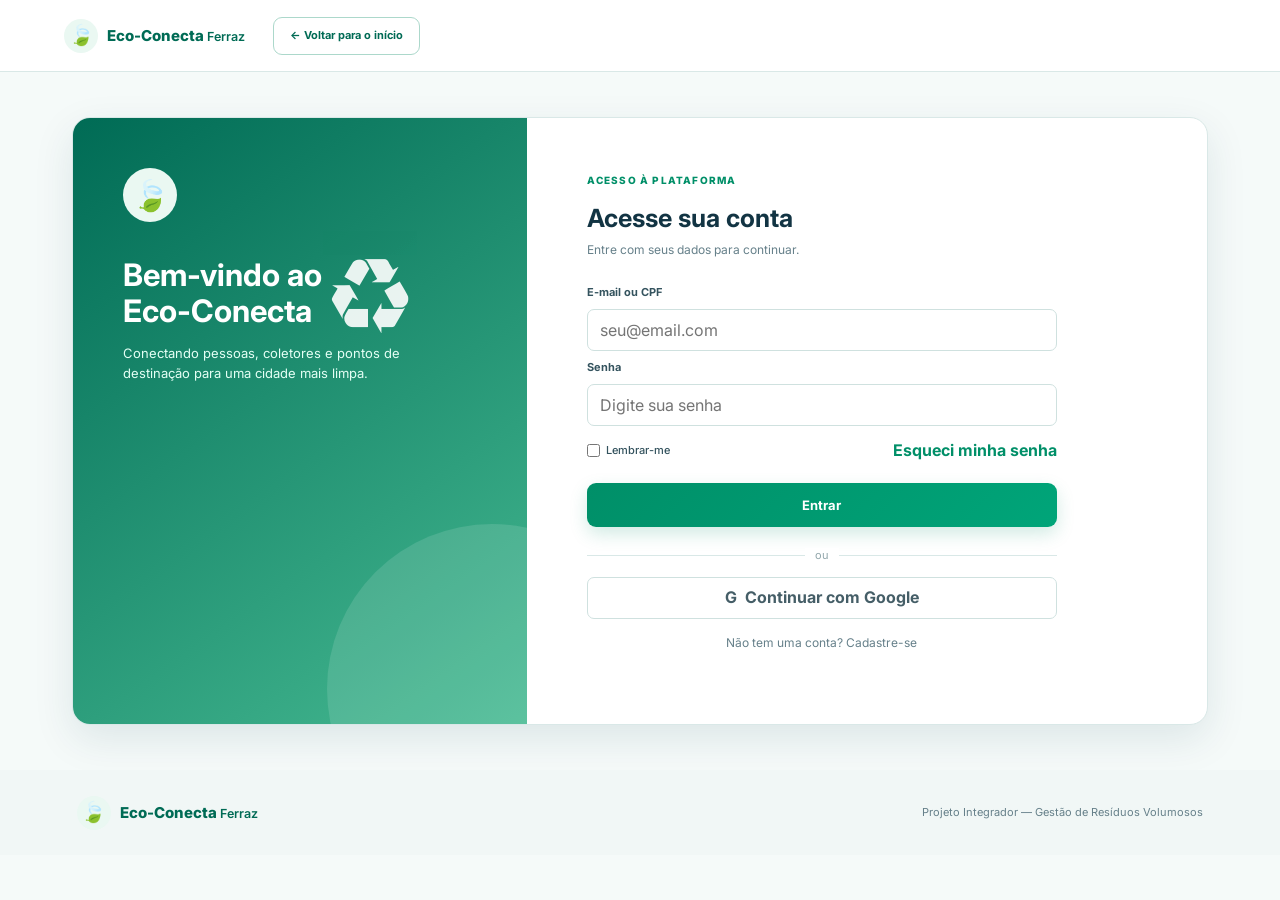
<file: login.html>
<!DOCTYPE html>
<html lang="pt-BR">
<head>
    <meta charset="UTF-8">
    <meta name="viewport" content="width=device-width, initial-scale=1.0">
    <title>Login | EcoConecta</title>
    <link rel="stylesheet" href="CSS/style.css">
</head>
<body class="auth-page">
      <header class="topbar">
    <a href="index.html" class="logo">
      <span class="logo-mark">🍃</span>
      <span>Eco-Conecta <small>Ferraz</small></span>
    </a>
    <a class="btn btn-outline btn-small" href="index.html">← Voltar para o início</a>
  </header>

  <main class="auth-wrapper">

    <section class="login-card">
      <div class="login-visual">
        <span class="logo-mark big">🍃</span>
        <h1>Bem-vindo ao<br><strong>Eco-Conecta</strong></h1>
        <p>Conectando pessoas, coletores e pontos de destinação para uma cidade mais limpa.</p>
        <div class="visual-icon">♻</div>
      </div>

      <div class="login-form">
        <span class="eyebrow">ACESSO À PLATAFORMA</span>
        <h2>Acesse sua conta</h2>
        <p>Entre com seus dados para continuar.</p>

        <form>
          <label for="login">E-mail ou CPF</label>
          <input id="login" type="text" placeholder="seu@email.com">

          <label for="senha">Senha</label>
          <input id="senha" type="password" placeholder="Digite sua senha">

          <div class="form-row">
            <label class="check"><input type="checkbox"> Lembrar-me</label>
            <a href="recuperacao-senha.html">Esqueci minha senha</a>
          </div>

          <button class="btn btn-primary full" type="submit">Entrar</button>
        </form>

        <div class="divider"><span>ou</span></div>

        <button class="google-btn" type="button">G&nbsp; Continuar com Google</button>
        <p class="register-linkl">Não tem uma conta? <a href="cadastro.html">Cadastre-se</a></p>
      </div>
    </section>
</main>

  <footer>
    <div class="logo">
      <span class="logo-mark">🍃</span>
      <span>Eco-Conecta <small>Ferraz</small></span>
    </div>
    <span>Projeto Integrador — Gestão de Resíduos Volumosos</span>
  </footer>
</body>
</html>
</file>
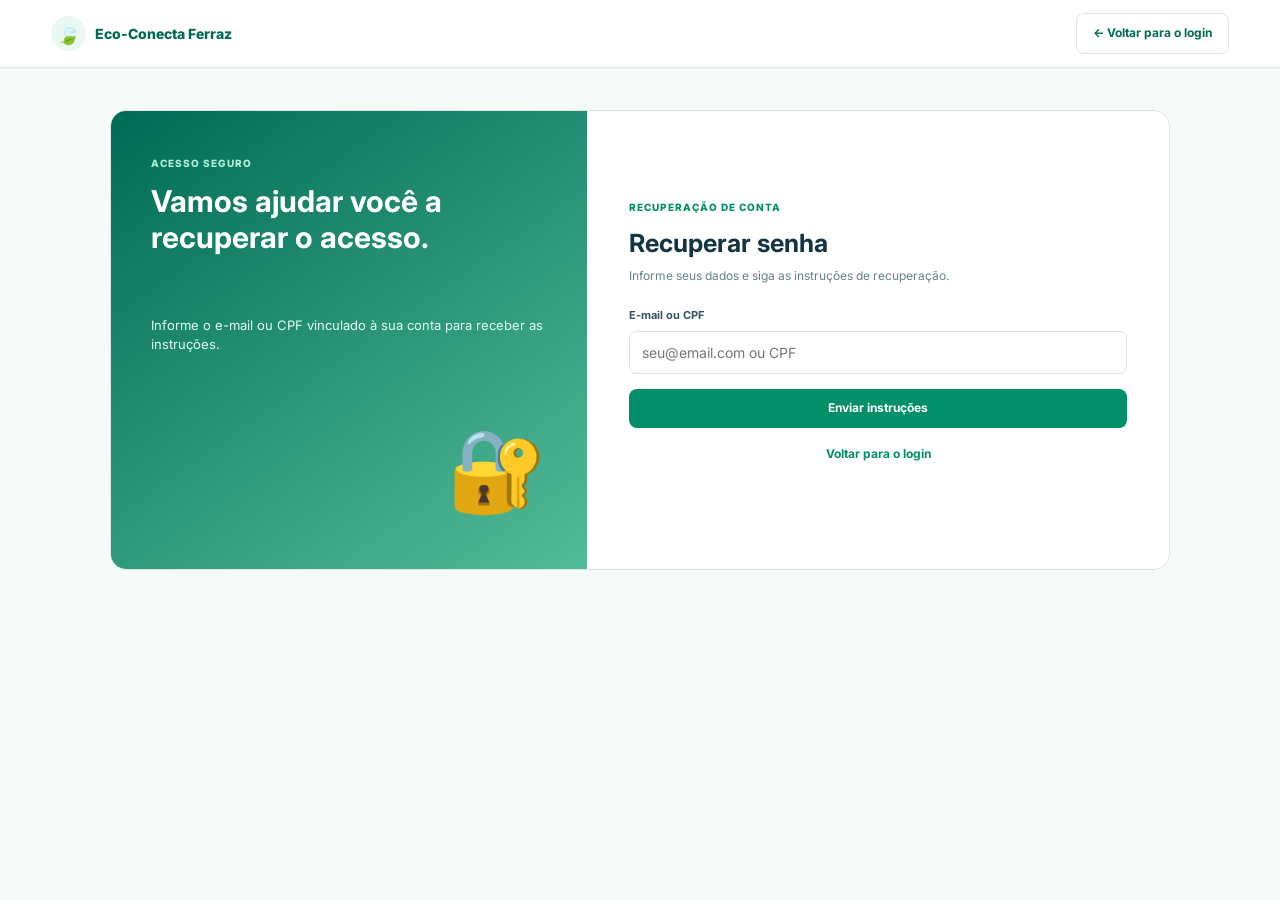
<file: recuperacao-senha.html>
<!DOCTYPE html>
<html lang="pt-BR">
 <head>
  <meta charset="utf-8"/>
  <meta content="width=device-width,initial-scale=1" name="viewport"/>
  <title>
   Recupera&ccedil;&atilde;o de Senha | Eco-Conecta
  </title>
  <link href="CSS/style.css" rel="stylesheet"/>
 </head>
 <body class="internal-page">
  <header class="topbar">
   <a class="logo" href="index.html">
    <span class="logo-mark">
     🍃
    </span>
    Eco-Conecta Ferraz
   </a>
   <a class="btn outline" href="login.html">
    &larr; Voltar para o login
   </a>
  </header>
  <main class="authshell">
   <section class="authcard">
    <div class="authart">
     <div>
      <span class="eyebrow" style="color:#b4f1db">
       ACESSO SEGURO
      </span>
      <h1>
       Vamos ajudar voc&ecirc; a recuperar o acesso.
      </h1>
     </div>
     <p>
      Informe o e-mail ou CPF vinculado &agrave; sua conta para receber as instru&ccedil;&otilde;es.
     </p>
     <div class="bigicon">
      🔐
     </div>
    </div>
    <div class="authform">
     <span class="eyebrow">
      RECUPERA&Ccedil;&Atilde;O DE CONTA
     </span>
     <h2>
      Recuperar senha
     </h2>
     <p>
      Informe seus dados e siga as instru&ccedil;&otilde;es de recupera&ccedil;&atilde;o.
     </p>
     <form id="form">
      <label for="account">
       E-mail ou CPF
      </label>
      <input id="account" placeholder="seu@email.com ou CPF" required=""/>
      <button class="btn primary" type="submit">
       Enviar instru&ccedil;&otilde;es
      </button>
     </form>
     <div class="success" id="success">
      Solicita&ccedil;&atilde;o demonstrativa registrada. Com o backend integrado, esta etapa poder&aacute; enviar o e-mail de recupera&ccedil;&atilde;o.
     </div>
     <a class="backlink" href="login.html">
      Voltar para o login
     </a>
     <p class="muted small" style="margin-top:14px">
      <!--Esta tela de prot&oacute;tipo n&atilde;o envia e-mails nem altera senhas.-->
     </p>
    </div>
   </section>
  </main>
  <script>
   document.getElementById('form').addEventListener('submit',e=>{e.preventDefault();document.getElementById('success').classList.add('show')})
  </script>
</body>
</html>
</file>
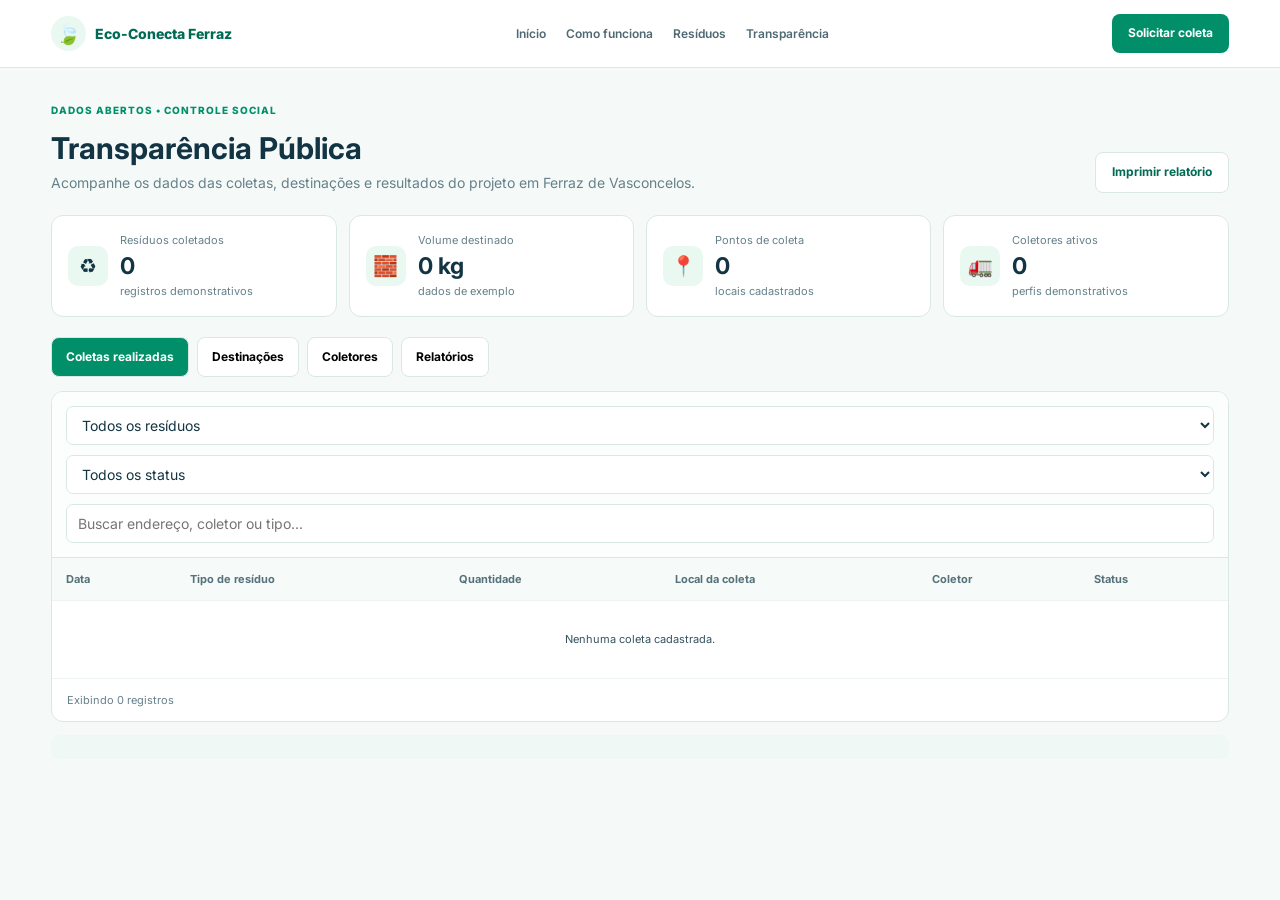
<file: transparencia.html>
<!DOCTYPE html>
<html lang="pt-BR">
 <head>
  <meta charset="utf-8"/>
  <meta content="width=device-width,initial-scale=1" name="viewport"/>
  <title>
   Transpar&ecirc;ncia P&uacute;blica | Eco-Conecta
  </title>
  <link href="CSS/style.css" rel="stylesheet"/>
 </head>
 <body class="internal-page">
  <header class="topbar">
   <a class="logo" href="index.html">
    <span class="logo-mark">
     🍃
    </span>
    Eco-Conecta Ferraz
   </a>
   <nav class="nav">
    <a href="index.html">
     In&iacute;cio
    </a>
    <a href="index.html#como-funciona">
     Como funciona
    </a>
    <a href="index.html#residuos">
     Res&iacute;duos
    </a>
    <a href="transparencia.html">
     Transpar&ecirc;ncia
    </a>
   </nav>
   <a class="btn primary" href="cadastro.html">
    Solicitar coleta
   </a>
  </header>
  <main class="page">
   <div class="heading">
    <div>
     <span class="eyebrow">
      DADOS ABERTOS &bull; CONTROLE SOCIAL
     </span>
     <h1>
      Transpar&ecirc;ncia P&uacute;blica
     </h1>
     <p class="muted">
      Acompanhe os dados das coletas, destina&ccedil;&otilde;es e resultados do projeto em Ferraz de Vasconcelos.
     </p>
    </div>
    <button class="btn outline" onclick="print()">
     Imprimir relat&oacute;rio
    </button>
   </div>
   <section class="stats">
    <article class="stat">
     <div class="stat-icon">
      ♻
     </div>
     <div>
      <span>
       Res&iacute;duos coletados
      </span>
      <strong>
       0
      </strong>
      <span>
       registros demonstrativos
      </span>
     </div>
    </article>
    <article class="stat">
     <div class="stat-icon">
      🧱
     </div>
     <div>
      <span>
       Volume destinado
      </span>
      <strong>
       0 kg
      </strong>
      <span>
       dados de exemplo
      </span>
     </div>
    </article>
    <article class="stat">
     <div class="stat-icon">
      📍
     </div>
     <div>
      <span>
       Pontos de coleta
      </span>
      <strong>
       0
      </strong>
      <span>
       locais cadastrados
      </span>
     </div>
    </article>
    <article class="stat">
     <div class="stat-icon">
      🚛
     </div>
     <div>
      <span>
       Coletores ativos
      </span>
      <strong>
       0
      </strong>
      <span>
       perfis demonstrativos
      </span>
     </div>
    </article>
   </section>
   <div class="tabs">
    <button class="tab active">
     Coletas realizadas
    </button>
    <button class="tab">
     Destina&ccedil;&otilde;es
    </button>
    <button class="tab">
     Coletores
    </button>
    <button class="tab">
     Relat&oacute;rios
    </button>
   </div>
   <section class="table-panel">
    <div class="filters">
     <select id="tipo">
      <option value="all">
       Todos os res&iacute;duos
      </option>
      <option>
       Entulho
      </option>
      <option>
       M&oacute;veis
      </option>
      <option>
       Podas e galhos
      </option>
      <option>
       Madeira
      </option>
     </select>
     <select id="st">
      <option value="all">
       Todos os status
      </option>
      <option>
       Destinada
      </option>
      <option>
       Em transporte
      </option>
      <option>
       Em an&aacute;lise
      </option>
     </select>
     <input id="q" placeholder="Buscar endere&ccedil;o, coletor ou tipo..."/>
    </div>
    <div class="table-wrap">
     <table>
      <thead>
       <tr>
        <th>
         Data
        </th>
        <th>
         Tipo de res&iacute;duo
        </th>
        <th>
         Quantidade
        </th>
        <th>
         Local da coleta
        </th>
        <th>
         Coletor
        </th>
        <th>
         Status
        </th>
       </tr>
      </thead>
      <tbody id="rows">
       <tr class="empty-row">
        <td colspan="6" style="text-align:center;padding:30px">
         Nenhuma coleta cadastrada.
        </td>
       </tr>
      </tbody>
     </table>
    </div>
    <div class="pagination">
     <span id="count">
      Exibindo 0 registros
     </span>
     <span>
      <!--Dados ilustrativos-->
     </span>
    </div>
   </section>
   <p class="notice">
   <!-- Aten&ccedil;&atilde;o: n&uacute;meros e registros s&atilde;o fict&iacute;cios e servem somente para demonstrar a interface. Conecte ao banco de dados antes de publicar como informa&ccedil;&atilde;o oficial.-->
   </p>
  </main>
  <script>
   function filtrar(){let n=0;document.querySelectorAll('#rows tr:not(.empty-row)').forEach(r=>{let ok=(document.getElementById('q').value===''||r.innerText.toLowerCase().includes(document.getElementById('q').value.toLowerCase()))&&(document.getElementById('tipo').value==='all'||r.dataset.t===document.getElementById('tipo').value)&&(document.getElementById('st').value==='all'||r.dataset.s===document.getElementById('st').value);r.hidden=!ok;if(ok)n++});let empty=document.querySelector('#rows .empty-row');if(empty)empty.hidden=n>0;document.getElementById('count').textContent='Exibindo '+n+' registro(s)'}['q','tipo','st'].forEach(id=>document.getElementById(id).addEventListener('input',filtrar));
  </script>
</body>
</html>
</file>
<file: CSS/style.css>
@import url('https://fonts.googleapis.com/css2?family=Inter:wght@400;500;600;700;800&display=swap');

:root {
  --green: #008f68;
  --green-dark: #006b55;
  --green-soft: #eaf8f2;
  --navy: #073b4c;
  --text: #123443;
  --muted: #66808a;
  --line: #d9e8e7;
  --white: #ffffff;
  --bg: #f5faf9;
  --shadow: 0 14px 40px rgba(7, 59, 76, .10);
}

* { box-sizing: border-box; margin: 0; padding: 0; }

html { scroll-behavior: smooth; }

body {
  font-family: 'Inter', Arial, sans-serif;
  color: var(--text);
  background: var(--white);
  line-height: 1.55;
}

a { color: inherit; text-decoration: none; }

button, input, select { font: inherit; }

.topbar {
  min-height: 72px;
  display: flex;
  align-items: center;
  gap: 28px;
  padding: 0 5%;
  border-bottom: 1px solid var(--line);
  background: rgba(255,255,255,.96);
  position: sticky;
  top: 0;
  z-index: 10;
}

.logo {
  display: inline-flex;
  align-items: center;
  gap: 9px;
  font-size: 15px;
  font-weight: 800;
  color: var(--green-dark);
  white-space: nowrap;
}

.logo small { font-weight: 600; }

.logo-mark {
  width: 34px;
  height: 34px;
  display: grid;
  place-items: center;
  border-radius: 50%;
  background: var(--green-soft);
  font-size: 20px;
}

.logo-mark.big { width: 54px; height: 54px; font-size: 30px; }

.nav {
  display: flex;
  align-items: center;
  justify-content: center;
  gap: 24px;
  flex: 1;
}

.btn-login{
  font-size: 12px;
  font-weight: 600;
  color: #47636c;
}

.nav a {
  font-size: 12px;
  font-weight: 600;
  color: #47636c;
}

.nav a:hover { color: var(--green); }

.btn {
  min-height: 44px;
  border: 0;
  border-radius: 9px;
  padding: 0 22px;
  display: inline-flex;
  align-items: center;
  justify-content: center;
  gap: 7px;
  font-size: 13px;
  font-weight: 700;
  cursor: pointer;
  transition: .2s ease;
}

.btn:hover { transform: translateY(-1px); }

.btn-primary {
  color: white;
  background: linear-gradient(135deg, var(--green), #00a579);
  box-shadow: 0 7px 18px rgba(0,143,104,.18);
}

.btn-outline {
  color: var(--green-dark);
  border: 1px solid #acd8cb;
  background: white;
}

.btn-light {
  color: var(--green-dark);
  background: white;
}

.btn-outline-light {
  color: var(--green-dark);
  border: 1px solid rgba(255,255,255,.7);
  background: white;
}

.btn-outline-light2 {
  color: white;
  border: 1px solid rgba(255,255,255,.7);
  background: transparent;
}

.btn-small { min-height: 38px; padding: 0 16px; font-size: 11px; }

.full { width: 100%; }

.section { padding: 74px 6%; }

.hero {
  min-height: 590px;
  display: grid;
  grid-template-columns: 1.05fr .95fr;
  align-items: center;
  gap: 40px;
  background: linear-gradient(115deg, #f7fcfb 0%, #e8f8f2 100%);
  overflow: hidden;
}

.eyebrow {
  display: inline-block;
  margin-bottom: 10px;
  color: var(--green);
  font-size: 10px;
  font-weight: 800;
  letter-spacing: .12em;
}

.hero h1 {
  font-size: clamp(34px, 4vw, 56px);
  line-height: 1.08;
  letter-spacing: -.04em;
  margin-bottom: 22px;
}

.hero h1 strong { color: var(--green); }

.hero p {
  max-width: 650px;
  color: #4e6a73;
  font-size: 15px;
}

.hero-actions { display: flex; gap: 12px; margin: 28px 0; }

.hero-highlights {
  display: grid;
  grid-template-columns: repeat(4, 1fr);
  gap: 12px;
  max-width: 720px;
}

.hero-highlights div {
  display: grid;
  grid-template-columns: 30px 1fr;
  column-gap: 7px;
  align-items: center;
  font-size: 10px;
}

.hero-highlights span { grid-row: span 2; font-size: 21px; }
.hero-highlights b { font-size: 10px; }
.hero-highlights small { color: var(--muted); }

.hero-art {
  min-height: 390px;
  position: relative;
  display: grid;
  place-items: center;
}

.art-circle {
  width: 390px;
  height: 390px;
  border-radius: 50%;
  background: radial-gradient(circle, #ccefe0 0 45%, #b4e3d1 46% 67%, transparent 68%);
}

.art-card {
  position: absolute;
  width: 110px;
  height: 110px;
  display: grid;
  place-items: center;
  border-radius: 22px;
  background: white;
  border: 1px solid rgba(0,107,85,.12);
  box-shadow: var(--shadow);
  font-size: 54px;
}

.art-card-sofa { top: 60px; left: 12%; }
.art-card-branch { top: 35px; right: 8%; }
.art-card-rubble { bottom: 75px; left: 22%; }

.art-truck {
  position: absolute;
  right: 20%;
  bottom: 76px;
  font-size: 90px;
  filter: drop-shadow(0 14px 10px rgba(0,0,0,.13));
}

.art-label {
  position: absolute;
  right: 6%;
  bottom: 10px;
  max-width: 230px;
  padding: 15px 18px;
  border-radius: 12px;
  color: white;
  background: linear-gradient(135deg, #00755b, #005344);
  box-shadow: var(--shadow);
}

.art-label strong, .art-label span { display: block; }
.art-label strong { font-size: 13px; }
.art-label span { margin-top: 4px; font-size: 10px; opacity: .9; }

.section-heading {
  display: flex;
  justify-content: space-between;
  align-items: end;
  gap: 30px;
  margin-bottom: 30px;
}

.section-heading.center {
  display: block;
  text-align: center;
}

.section-heading h2 {
  font-size: 28px;
  line-height: 1.2;
  margin-bottom: 8px;
}

.section-heading p {
  max-width: 520px;
  color: var(--muted);
  font-size: 13px;
}

.center p { margin: auto; }

.types { background: #fff; }

.type-grid {
  display: grid;
  grid-template-columns: repeat(6, 1fr);
  gap: 12px;
}

.type-card {
  min-height: 165px;
  padding: 18px;
  border: 1px solid var(--line);
  border-radius: 13px;
  background: white;
  box-shadow: 0 5px 18px rgba(7,59,76,.04);
}

.type-card:hover { border-color: #9ed4c5; }

.type-card span {
  display: block;
  margin-bottom: 12px;
  font-size: 30px;
}

.type-card strong, .type-card small { display: block; }
.type-card strong { font-size: 13px; margin-bottom: 5px; }
.type-card small { color: var(--muted); font-size: 10px; }

.how { background: var(--bg); }

.steps {
  display: grid;
  grid-template-columns: repeat(4, 1fr);
  gap: 16px;
}

.step {
  padding: 26px;
  border-radius: 14px;
  background: white;
  border: 1px solid var(--line);
}

.step span {
  color: var(--green);
  font-size: 12px;
  font-weight: 800;
}

.step h3 { margin: 12px 0 6px; font-size: 16px; }
.step p { color: var(--muted); font-size: 12px; }

.request {
  display: flex;
  align-items: center;
  justify-content: space-between;
  gap: 30px;
  color: white;
  background: linear-gradient(135deg, #006b55, #009a70);
}

.request .eyebrow { color: #a9ebd4; }
.request h2 { font-size: 28px; margin-bottom: 8px; }
.request p { max-width: 650px; opacity: .9; font-size: 13px; }

.transparency {
  display: grid;
  grid-template-columns: auto 1fr auto;
  align-items: center;
  gap: 22px;
  color: white;
  background: #005344;
}

.transparency .eyebrow { color: #9fe3cf; }
.transparency h2 { font-size: 21px; }
.transparency p { color: #c6e8de; font-size: 12px; }
.transparency-icon { font-size: 45px; }

footer {
  min-height: 85px;
  padding: 22px 6%;
  display: flex;
  align-items: center;
  justify-content: space-between;
  gap: 20px;
  color: var(--muted);
  font-size: 11px;
  background: #f1f7f6;
}

.auth-page { background: #f5faf9; }

.auth-wrapper {
  max-width: 1180px;
  margin: 45px auto;
  padding: 0 22px;
}

.login-card {
  display: grid;
  grid-template-columns: .8fr 1.2fr;
  min-height: 440px;
  overflow: hidden;
  border: 1px solid var(--line);
  border-radius: 18px;
  background: white;
  box-shadow: var(--shadow);
}

.login-visual {
  position: relative;
  padding: 50px;
  color: white;
  overflow: hidden;
  background: linear-gradient(145deg, #006b55, #45b991);
}

.login-visual:after {
  content: "";
  position: absolute;
  width: 330px;
  height: 330px;
  right: -130px;
  bottom: -130px;
  border-radius: 50%;
  background: rgba(255,255,255,.12);
}

.login-visual h1 {
  position: relative;
  z-index: 1;
  margin-top: 35px;
  font-size: 31px;
  line-height: 1.15;
}

.login-visual p {
  position: relative;
  z-index: 1;
  max-width: 330px;
  margin-top: 15px;
  color: #e4fff5;
  font-size: 13px;
}

.visual-icon {
  position: relative;
  z-index: 1;
  right: -200px;
  bottom: 170px;
  font-size: 105px;
  opacity: .9;
}

.login-form {
  padding: 48px 60px;
  max-width: 590px;
}

.login-form h2 { font-size: 25px; margin-bottom: 4px; }
.login-form > p { color: var(--muted); font-size: 12px; margin-bottom: 24px; }

form { display: grid; gap: 8px; }

label {
  color: #34535e;
  font-size: 11px;
  font-weight: 700;
}

input, select {
  width: 100%;
  height: 42px;
  padding: 0 12px;
  border: 1px solid #cfe1df;
  border-radius: 7px;
  outline: none;
  color: var(--text);
  background: white;
}

input:focus, select:focus { border-color: var(--green); box-shadow: 0 0 0 3px rgba(0,143,104,.08); }

.form-row {
  display: flex;
  align-items: center;
  justify-content: space-between;
  margin: 4px 0 12px;
}

.form-row a, .register-link a { color: var(--green); font-weight: 700; }

.check {
  display: flex;
  align-items: center;
  gap: 6px;
  font-weight: 500;
}

.check input { width: auto; height: auto; }

.divider {
  position: relative;
  margin: 20px 0 13px;
  text-align: center;
  color: #91a6ab;
  font-size: 11px;
}

.divider:before {
  content: "";
  position: absolute;
  left: 0; right: 0; top: 50%;
  height: 1px;
  background: var(--line);
}

.divider span { position: relative; padding: 0 10px; background: white; }

.google-btn {
  width: 100%;
  height: 42px;
  border: 1px solid #cfe1df;
  border-radius: 7px;
  background: white;
  color: #455e67;
  font-weight: 700;
  cursor: pointer;
}

.register-link {
  position: relative;
  left: 0;
  text-align: center;
  margin-top: 15px;
  color: var(--muted);
  font-size: 12px;
}

.register-linkl {
  text-align: center;
  margin-top: 15px;
  color: var(--muted);
  font-size: 12px;
}

.register-section {
  margin-top: 60px;
  padding: 45px;
  border-radius: 18px;
  background: white;
  border: 1px solid var(--line);
  box-shadow: var(--shadow);
}

.register-grid {
  display: grid;
  grid-template-columns: 1fr 1fr;
  gap: 22px;
}

.register-card {
  padding: 28px;
  border: 1px solid var(--line);
  border-radius: 13px;
  background: #fbfefd;
}

.card-title {
  display: flex;
  align-items: center;
  gap: 12px;
  margin-bottom: 22px;
}

.card-title .number {
  width: 28px;
  height: 28px;
  display: grid;
  place-items: center;
  border-radius: 50%;
  color: white;
  background: var(--green);
  font-size: 12px;
  font-weight: 800;
}

.card-title strong, .card-title small { display: block; }
.card-title strong { font-size: 14px; }
.card-title small { color: var(--green); font-size: 10px; margin-top: 2px; }

.register-card form { grid-template-columns: 1fr 1fr; column-gap: 12px; }
.register-card form label,
.register-card form input,
.register-card form select,
.register-card form button { grid-column: span 2; }

.register-card form label:nth-of-type(1) { grid-column: span 1; }
.register-card form input:nth-of-type(1) { grid-column: span 1; }

@media (max-width: 1000px) {
  .nav { display: none; }
  .hero { grid-template-columns: 1fr; }
  .hero-art { min-height: 330px; }
  .type-grid { grid-template-columns: repeat(3, 1fr); }
  .steps { grid-template-columns: repeat(2, 1fr); }
}

@media (max-width: 720px) {
  .topbar { padding: 12px 5%; }
  .topbar > .btn { margin-left: auto; }
  .section { padding: 52px 5%; }
  .hero { min-height: auto; padding-top: 55px; }
  .hero h1 { font-size: 36px; }
  .hero-highlights { grid-template-columns: repeat(2, 1fr); }
  .hero-art { transform: scale(.85); margin: -25px 0; }
  .section-heading { display: block; }
  .section-heading p { margin-top: 10px; }
  .type-grid, .steps, .register-grid { grid-template-columns: 1fr; }
  .request, .transparency { display: block; }
  .request .btn, .transparency .btn { margin-top: 20px; }
  .transparency-icon { margin-bottom: 10px; }
  footer { flex-direction: column; align-items: flex-start; }
  .login-card { grid-template-columns: 1fr; }
  .login-visual { min-height: 290px; padding: 35px; }
  .login-form { padding: 35px 25px; }
  .register-section { padding: 25px 18px; }
}

@media (max-width: 450px) {
  .topbar .logo { font-size: 12px; }
  .topbar > .btn { padding: 0 10px; font-size: 10px; }
  .hero-art { transform: scale(.65); margin: -70px 0; }
  .type-grid { grid-template-columns: 1fr 1fr; }
  .register-card form { grid-template-columns: 1fr; }
  .register-card form label,
  .register-card form input,
  .register-card form select,
  .register-card form button,
  .register-card form label:nth-of-type(1),
  .register-card form input:nth-of-type(1) { grid-column: 1; }
}

body.internal-page {
    font-family: 'Inter', Arial, sans-serif;
    color: var(--text);
    background: var(--bg);
    font-size: 14px;
    line-height: 1.5;
}

body.internal-page *,
body.internal-page *::before,
body.internal-page *::after {
    box-sizing: border-box;
}

body.internal-page button,
body.internal-page input,
body.internal-page select {
    font: inherit;
}

body.internal-page a {
    color: inherit;
    text-decoration: none;
}

body.internal-page .topbar {
    height: 68px;
    min-height: 68px;
    background: var(--white);
    border-bottom: 1px solid var(--line);
    display: flex;
    align-items: center;
    justify-content: space-between;
    padding: 0 4%;
    gap: 18px;
    position: static;
    z-index: auto;
}

body.internal-page .logo {
    display: inline-flex;
    align-items: center;
    gap: 9px;
    font-size: 14px;
    font-weight: 800;
    color: var(--green-dark);
    white-space: nowrap;
}

body.internal-page .logo-mark {
    width: 35px;
    height: 35px;
    display: grid;
    place-items: center;
    background: var(--green-soft);
    border-radius: 50%;
    font-size: 20px;
}

body.internal-page .nav {
    display: flex;
    align-items: center;
    justify-content: center;
    gap: 20px;
    flex: initial;
}

body.internal-page .nav a {
    color: #4f6972;
    font-size: 12px;
    font-weight: 600;
}

body.internal-page .btn {
    min-height: 0;
    display: inline-flex;
    align-items: center;
    justify-content: center;
    gap: 7px;
    padding: 11px 16px;
    border: 0;
    border-radius: 8px;
    font-size: 12px;
    font-weight: 700;
    line-height: 1.4;
    cursor: pointer;
    transition: background .2s ease, transform .2s ease;
}

body.internal-page .btn:hover {
    transform: translateY(-1px);
}

body.internal-page .btn.primary {
    color: var(--white);
    background: var(--green);
}

body.internal-page .btn.outline {
    color: var(--green-dark);
    background: var(--white);
    border: 1px solid var(--line);
}

body.internal-page .page {
    width: 100%;
    max-width: 1440px;
    margin: 0 auto;
    padding: 30px 4% 45px;
}

body.internal-page .heading {
    display: flex;
    align-items: flex-end;
    justify-content: space-between;
    gap: 20px;
    margin-bottom: 22px;
}

body.internal-page .eyebrow {
    display: inline-block;
    margin-bottom: 6px;
    color: var(--green);
    font-size: 10px;
    font-weight: 800;
    letter-spacing: .1em;
}

body.internal-page h1 {
    margin: 6px 0;
    font-size: 30px;
    line-height: 1.2;
    letter-spacing: normal;
}

body.internal-page h2 {
    margin: 0 0 5px;
    font-size: 15px;
    line-height: 1.35;
}

body.internal-page .muted {
    color: var(--muted);
}

body.internal-page .small {
    font-size: 11px;
}

body.internal-page .stats {
    display: grid;
    grid-template-columns: repeat(4, minmax(0, 1fr));
    gap: 12px;
    margin-bottom: 20px;
}

body.internal-page .stat,
body.internal-page .panel,
body.internal-page .table-panel {
    background: var(--white);
    border: 1px solid var(--line);
    border-radius: 12px;
}

body.internal-page .stat {
    display: flex;
    align-items: center;
    gap: 12px;
    padding: 16px;
}

body.internal-page .stat-icon {
    width: 40px;
    height: 40px;
    flex: 0 0 40px;
    display: grid;
    place-items: center;
    background: var(--green-soft);
    border-radius: 10px;
    font-size: 20px;
}

body.internal-page .stat span,
body.internal-page .stat strong {
    display: block;
}

body.internal-page .stat span {
    color: var(--muted);
    font-size: 11px;
}

body.internal-page .stat strong {
    font-size: 23px;
}

body.internal-page .tabs {
    display: flex;
    flex-wrap: wrap;
    gap: 8px;
    margin-bottom: 14px;
}

body.internal-page .tab {
    padding: 10px 14px;
    background: var(--white);
    border: 1px solid var(--line);
    border-radius: 8px;
    font-size: 12px;
    font-weight: 700;
    cursor: pointer;
}

body.internal-page .tab.active {
    color: var(--white);
    background: var(--green);
}

body.internal-page .filters {
    display: flex;
    flex-wrap: wrap;
    gap: 10px;
    padding: 14px;
    background: #fbfefd;
    border-bottom: 1px solid var(--line);
}

body.internal-page .filters input,
body.internal-page .filters select,
body.internal-page .field input,
body.internal-page .field select {
    min-width: 0;
    height: 39px;
    padding: 0 11px;
    color: var(--text);
    background: var(--white);
    border: 1px solid var(--line);
    border-radius: 7px;
}

body.internal-page .filters input {
    flex: 1;
    min-width: 190px;
}

body.internal-page .table-panel {
    overflow: hidden;
}

body.internal-page .table-wrap {
    overflow-x: auto;
}

body.internal-page table {
    width: 100%;
    border-collapse: collapse;
    white-space: nowrap;
}

body.internal-page th,
body.internal-page td {
    padding: 13px 14px;
    border-bottom: 1px solid #edf3f2;
    text-align: left;
    font-size: 11px;
}

body.internal-page th {
    color: #56717a;
    background: #f6faf9;
}

body.internal-page td {
    color: #34535e;
}

body.internal-page .status {
    display: inline-block;
    padding: 4px 8px;
    border-radius: 20px;
    background: #e0f7eb;
    color: #087b52;
    font-size: 10px;
    font-weight: 700;
}

body.internal-page .blue {
    color: #1769aa;
    background: #e2f1ff;
}

body.internal-page .warn {
    color: #986000;
    background: #fff0d4;
}

body.internal-page .red {
    color: #b12b2b;
    background: #ffe5e5;
}

body.internal-page .pagination {
    display: flex;
    justify-content: space-between;
    gap: 12px;
    padding: 13px 15px;
    color: var(--muted);
    font-size: 11px;
}

body.internal-page .dashboard {
    display: grid;
    grid-template-columns: 205px minmax(0, 1fr);
    min-height: calc(100vh - 68px);
}

body.internal-page .sidebar {
    display: flex;
    flex-direction: column;
    gap: 5px;
    padding: 20px 13px;
    color: var(--white);
    background: var(--navy);
}

body.internal-page .side-brand {
    padding: 0 8px 20px;
    font-size: 12px;
    font-weight: 800;
}

body.internal-page .side-link {
    padding: 11px 10px;
    border-radius: 7px;
    color: #d5e7e9;
    font-size: 12px;
}

body.internal-page .side-link.active,
body.internal-page .side-link:hover {
    color: var(--white);
    background: #0d5964;
}

body.internal-page .side-bottom {
    margin-top: auto;
    padding: 18px 8px 0;
    border-top: 1px solid #37636b;
    font-size: 11px;
}

body.internal-page .dashmain {
    min-width: 0;
    padding: 26px 24px;
}

body.internal-page .dashhead {
    display: flex;
    align-items: center;
    justify-content: space-between;
    gap: 15px;
    margin-bottom: 20px;
}

body.internal-page .dashhead h1 {
    font-size: 24px;
}

body.internal-page .grid2 {
    display: grid;
    grid-template-columns: minmax(0, 1.25fr) minmax(260px, .8fr);
    gap: 16px;
}

body.internal-page .panel {
    padding: 18px;
}

body.internal-page .field {
    display: flex;
    flex-direction: column;
    gap: 6px;
    margin-bottom: 13px;
}

body.internal-page .field label {
    font-size: 11px;
    font-weight: 700;
}

body.internal-page .field input,
body.internal-page .field select {
    width: 100%;
}

body.internal-page .formgrid {
    display: grid;
    grid-template-columns: repeat(2, minmax(0, 1fr));
    gap: 0 12px;
}

body.internal-page .tokenbox {
    display: flex;
    min-height: 270px;
    flex-direction: column;
    align-items: center;
    justify-content: center;
    padding: 22px;
    border: 1px solid #cfe9df;
    border-radius: 12px;
    background: linear-gradient(145deg, var(--green-soft), #f7fcfa);
    text-align: center;
}

body.internal-page .tokencode {
    margin: 13px 0;
    color: var(--green-dark);
    font-size: 20px;
    font-weight: 800;
}

body.internal-page .notice {
    margin-top: 13px;
    padding: 12px;
    border-radius: 8px;
    color: #426b60;
    background: #f0f8f5;
    font-size: 11px;
}

body.internal-page .authshell {
    max-width: 1100px;
    margin: 42px auto;
    padding: 0 20px;
}

body.internal-page .authcard {
    display: grid;
    grid-template-columns: .9fr 1.1fr;
    min-height: 460px;
    overflow: hidden;
    background: var(--white);
    border: 1px solid var(--line);
    border-radius: 16px;
}

body.internal-page .authart {
    display: flex;
    flex-direction: column;
    justify-content: space-between;
    padding: 40px;
    color: var(--white);
    background: linear-gradient(145deg, var(--green-dark), #52bc98);
}

body.internal-page .authart h1 {
    font-size: 30px;
}

body.internal-page .authart p {
    color: #e1fff4;
    font-size: 13px;
}

body.internal-page .bigicon {
    align-self: flex-end;
    font-size: 80px;
}

body.internal-page .authform {
    align-self: center;
    padding: 42px;
}

body.internal-page .authform h2 {
    margin: 6px 0;
    font-size: 25px;
}

body.internal-page .authform > p {
    margin-bottom: 22px;
    color: var(--muted);
    font-size: 12px;
}

body.internal-page .authform form {
    display: flex;
    flex-direction: column;
    gap: 8px;
}

body.internal-page .authform label {
    font-size: 11px;
    font-weight: 700;
}

body.internal-page .authform input {
    height: 43px;
    margin-bottom: 7px;
    padding: 0 12px;
    border: 1px solid var(--line);
    border-radius: 7px;
}

body.internal-page .backlink {
    display: block;
    margin-top: 17px;
    color: var(--green);
    font-size: 12px;
    font-weight: 700;
    text-align: center;
}

body.internal-page .success {
    display: none;
    margin-top: 14px;
    padding: 12px;
    border-radius: 8px;
    color: #087b52;
    background: #e0f7eb;
    font-size: 12px;
}

body.internal-page .success.show {
    display: block;
}

@media (max-width: 900px) {
    body.internal-page .nav {
        display: none;
    }

    body.internal-page .stats {
        grid-template-columns: repeat(2, minmax(0, 1fr));
    }

    body.internal-page .dashboard {
        grid-template-columns: 1fr;
    }

    body.internal-page .sidebar {
        flex-direction: row;
        flex-wrap: wrap;
    }

    body.internal-page .side-brand,
    body.internal-page .side-bottom {
        display: none;
    }

    body.internal-page .side-link {
        padding: 9px;
    }

    body.internal-page .grid2 {
        grid-template-columns: 1fr;
    }

    body.internal-page .heading {
        align-items: flex-start;
        flex-direction: column;
    }
}

@media (max-width: 620px) {
    body.internal-page .topbar {
        padding: 0 4%;
    }

    body.internal-page .page {
        padding: 22px 4%;
    }

    body.internal-page .stats {
        grid-template-columns: repeat(2, minmax(0, 1fr));
    }

    body.internal-page .stat {
        padding: 11px;
    }

    body.internal-page .stat strong {
        font-size: 19px;
    }

    body.internal-page .dashmain {
        padding: 20px 12px;
    }

    body.internal-page .formgrid {
        grid-template-columns: 1fr;
    }

    body.internal-page .authcard {
        grid-template-columns: 1fr;
    }

    body.internal-page .authart {
        min-height: 210px;
        padding: 25px;
    }

    body.internal-page .bigicon {
        font-size: 45px;
    }

    body.internal-page .authform {
        padding: 28px 22px;
    }

    body.internal-page h1 {
        font-size: 25px;
    }

    body.internal-page .dashhead {
        align-items: flex-start;
        flex-direction: column;
    }
}



.type-card .wood-icon {
  display: block;
  width: 34px;
  height: 34px;
  margin-bottom: 12px;
  font-size: initial;
}

.type-card .wood-icon svg {
  display: block;
  width: 100%;
  height: 100%;
}


.register-section {
  width: 100%;
  max-width: 1240px;
  margin: 0 auto;
  padding: 42px 24px 56px;
}

.register-grid {
  display: grid;
  grid-template-columns: repeat(2, minmax(0, 1fr));
  align-items: stretch;
  gap: 24px;
}

.register-card {
  min-width: 0;
  padding: 26px;
  border: 1px solid var(--line);
  border-radius: 16px;
  background: #fff;
  box-shadow: var(--shadow);
}

.register-card form {
  display: grid;
  grid-template-columns: minmax(0, 1fr);
  gap: 8px;
  margin-top: 22px;
}

.register-card form label,
.register-card form input,
.register-card form select,
.register-card form button,
.register-card form .register-link {
  grid-column: 1 / -1 !important;
  width: 100%;
  min-width: 0;
}

.register-card form label {
  margin-top: 5px;
  line-height: 1.4;
}

.register-card form input,
.register-card form select {
  display: block;
  height: 44px;
  padding: 0 13px;
  font-size: 14px;
}

.register-card form .register-link {
  margin: 10px 0 4px;
  font-size: 13px;
}

.register-card form button {
  min-height: 44px;
  justify-self: stretch;
}

@media (max-width: 760px) {
  .register-section { padding: 28px 16px 40px; }
  .register-grid { grid-template-columns: minmax(0, 1fr); gap: 18px; }
  .register-card { padding: 22px 18px; }
}

.register-grid {
  align-items: stretch;
}

.register-card {
  display: flex;
  flex-direction: column;
}

.register-card form {
  display: flex;
  flex-direction: column;
  flex: 1;
  min-width: 0;
}

.register-card form label,
.register-card form input,
.register-card form select,
.register-card form .register-link,
.register-card form button {
  width: 100%;
  box-sizing: border-box;
}

.register-card form button {
  margin-top: auto;
  min-height: 44px;
  align-self: stretch;
}

.register-card form .register-link {
  margin: 10px 0 12px;
}
</file>
